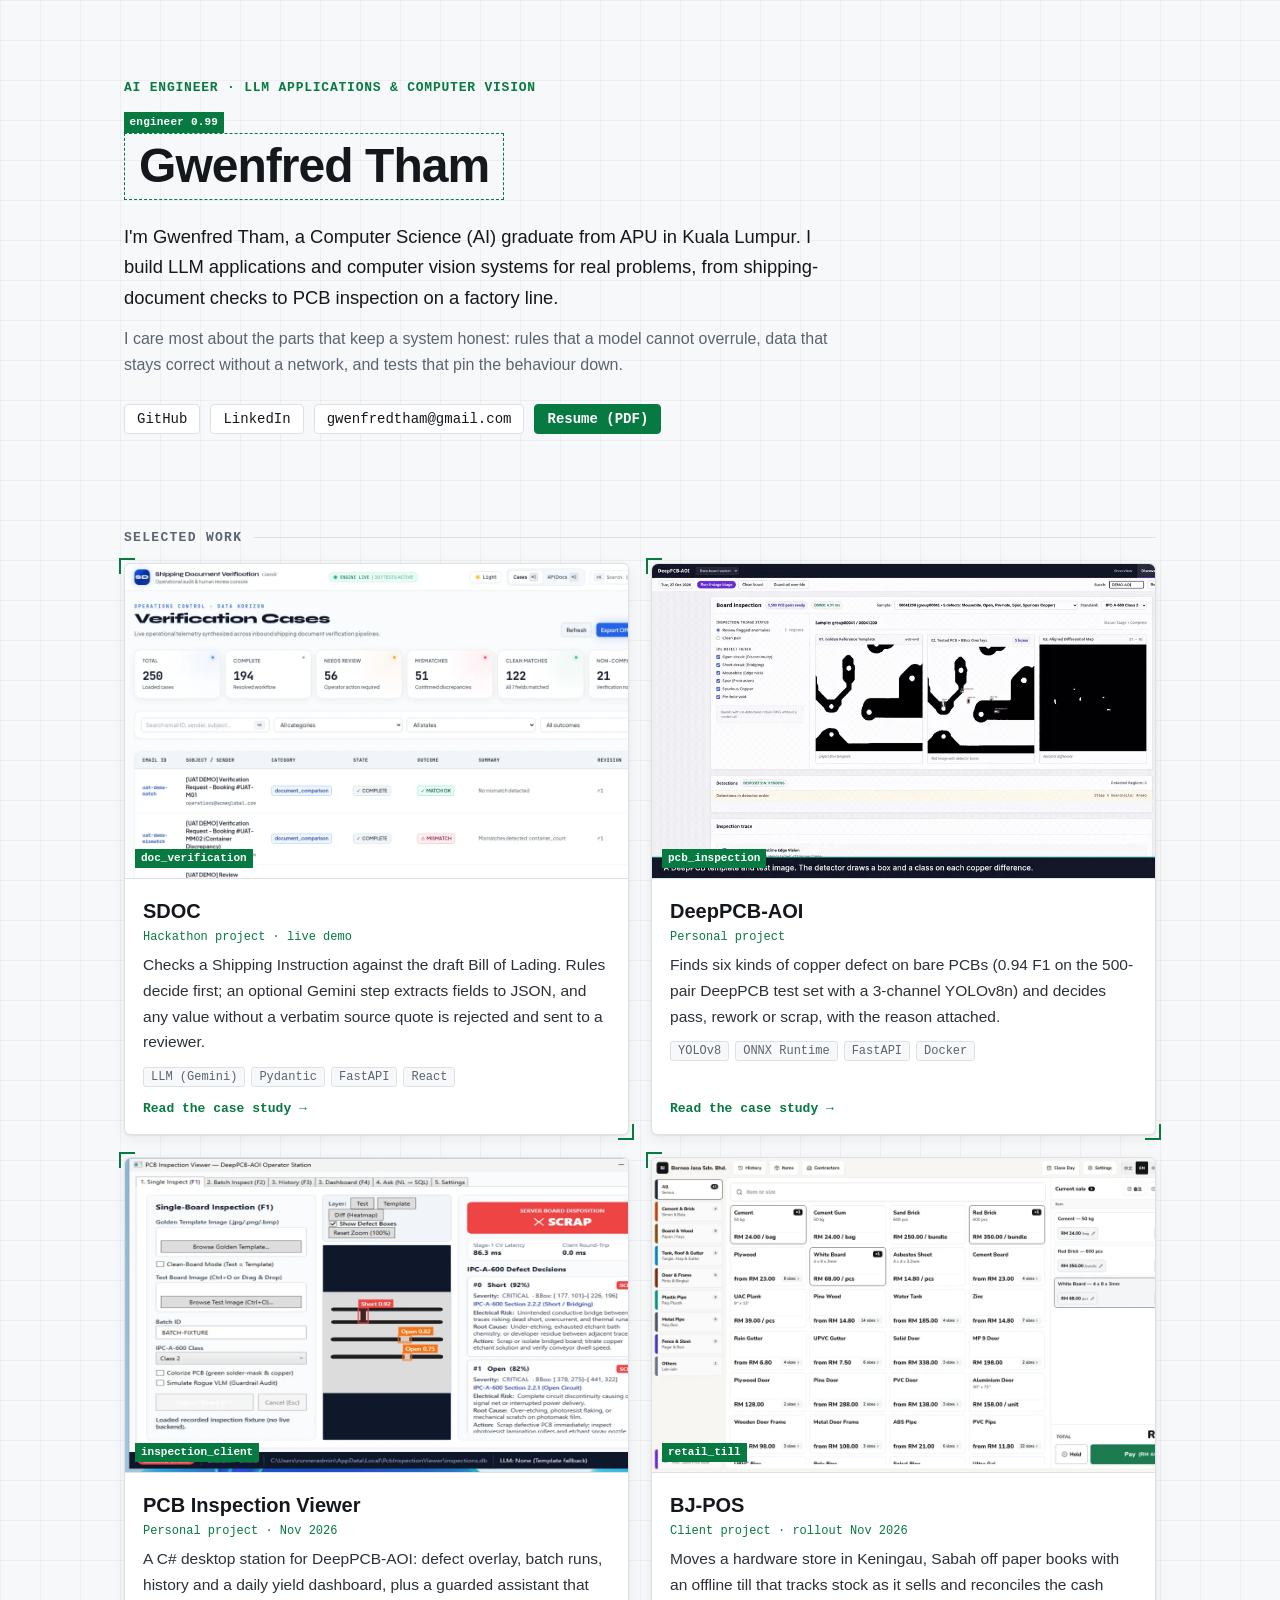
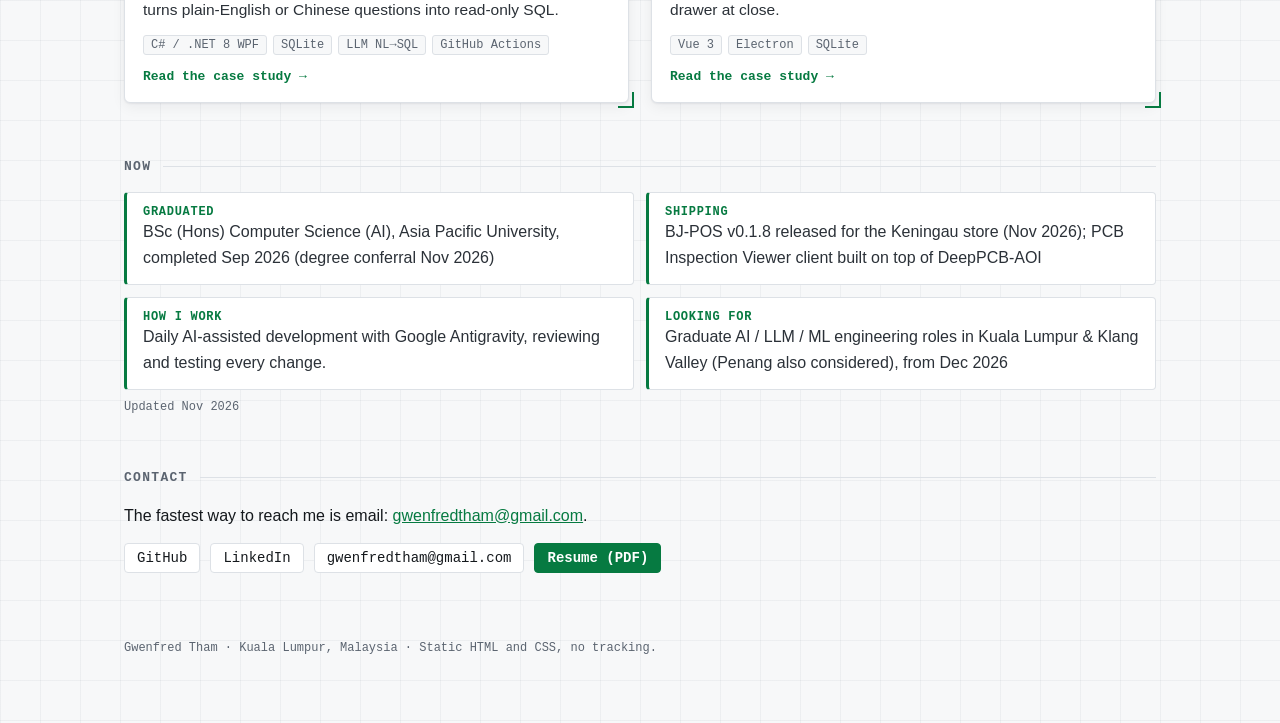
<file: index.html>
<!doctype html>
<html lang="en">
<head>
<meta charset="utf-8">
<meta name="viewport" content="width=device-width, initial-scale=1">
<title>Gwenfred Tham · AI engineer · LLM applications &amp; computer vision</title>
<meta name="description" content="Gwenfred Tham builds tested LLM and computer vision systems: LLM document verification, PCB defect inspection with a 0.94 F1 detector, and a desktop inspection client with guarded natural-language-to-SQL.">
<meta property="og:title" content="Gwenfred Tham · AI engineer · LLM applications &amp; computer vision">
<meta property="og:description" content="Gwenfred Tham builds tested LLM and computer vision systems: LLM document verification, PCB defect inspection with a 0.94 F1 detector, and a desktop inspection client with guarded natural-language-to-SQL.">
<meta property="og:image" content="https://tofui03.github.io/assets/bjpos-till.webp">
<link rel="stylesheet" href="site.css">
</head>
<body class="home">
<header class="wrap hero">
  <p class="eyebrow">AI engineer · LLM applications &amp; computer vision</p>
  <h1><span class="box">Gwenfred Tham</span></h1>
  <p class="lede">I'm Gwenfred Tham, a Computer Science (AI) graduate from APU in Kuala Lumpur. I build LLM applications and computer vision systems for real problems, from shipping-document checks to PCB inspection on a factory line.</p>
  <p class="lede2">I care most about the parts that keep a system honest: rules that a model cannot overrule, data that stays correct without a network, and tests that pin the behaviour down.</p>
  <nav class="contact" aria-label="Contact"><a href="https://github.com/Tofui03">GitHub</a><a href="https://www.linkedin.com/in/gwenfred-tham-262545183">LinkedIn</a><a href="mailto:gwenfredtham@gmail.com">gwenfredtham@gmail.com</a><a href="assets/Gwenfred_Tham_Resume.pdf" class="resume">Resume (PDF)</a></nav>
</header>
<main class="wrap">
  <section class="projects" aria-labelledby="work">
    <h2 class="sec"><span id="work">Selected work</span></h2>
    <div class="grid">
    <article class="card">
      <a class="card-link" href="projects/sdoc.html">
        <figure class="thumb"><span class="det">doc_verification</span><img src="assets/sdoc-console.webp" width="1280" height="720" loading="lazy" alt="SDOC review console listing shipping verification cases with match, mismatch and needs-review outcomes."></figure>
        <div class="card-body">
          <h3>SDOC</h3>
          <p class="kind">Hackathon project · live demo</p>
          <p class="what">Checks a Shipping Instruction against the draft Bill of Lading. Rules decide first; an optional Gemini step extracts fields to JSON, and any value without a verbatim source quote is rejected and sent to a reviewer.</p>
          <ul class="tags"><li>LLM (Gemini)</li><li>Pydantic</li><li>FastAPI</li><li>React</li></ul>
          <span class="more">Read the case study</span>
        </div>
      </a>
    </article>
    <article class="card">
      <a class="card-link" href="projects/deeppcb-aoi.html">
        <figure class="thumb"><span class="det">pcb_inspection</span><img src="assets/deeppcb-boxes.webp" width="960" height="540" loading="lazy" alt="DeepPCB-AOI console showing a golden template, the test board with detector boxes, and the difference map."></figure>
        <div class="card-body">
          <h3>DeepPCB-AOI</h3>
          <p class="kind">Personal project</p>
          <p class="what">Finds six kinds of copper defect on bare PCBs (0.94 F1 on the 500-pair DeepPCB test set with a 3-channel YOLOv8n) and decides pass, rework or scrap, with the reason attached.</p>
          <ul class="tags"><li>YOLOv8</li><li>ONNX Runtime</li><li>FastAPI</li><li>Docker</li></ul>
          <span class="more">Read the case study</span>
        </div>
      </a>
    </article>
    <article class="card">
      <a class="card-link" href="projects/pcb-inspection-viewer.html">
        <figure class="thumb"><span class="det">inspection_client</span><img src="assets/viewer-inspect.webp" width="1280" height="720" loading="lazy" alt="PCB Inspection Viewer Inspect tab showing a SCRAP verdict with Short and Open defect boxes and IPC-A-600 decisions (recorded fixture)."></figure>
        <div class="card-body">
          <h3>PCB Inspection Viewer</h3>
          <p class="kind">Personal project · Nov 2026</p>
          <p class="what">A C# desktop station for DeepPCB-AOI: defect overlay, batch runs, history and a daily yield dashboard, plus a guarded assistant that turns plain-English or Chinese questions into read-only SQL.</p>
          <ul class="tags"><li>C# / .NET 8 WPF</li><li>SQLite</li><li>LLM NL→SQL</li><li>GitHub Actions</li></ul>
          <span class="more">Read the case study</span>
        </div>
      </a>
    </article>
    <article class="card">
      <a class="card-link" href="projects/bj-pos.html">
        <figure class="thumb"><span class="det">retail_till</span><img src="assets/bjpos-till.webp" width="1280" height="720" loading="lazy" alt="BJ-POS till with a product grid of cement, bricks and boards and a cart totalling RM 442.00."></figure>
        <div class="card-body">
          <h3>BJ-POS</h3>
          <p class="kind">Client project · rollout Nov 2026</p>
          <p class="what">Moves a hardware store in Keningau, Sabah off paper books with an offline till that tracks stock as it sells and reconciles the cash drawer at close.</p>
          <ul class="tags"><li>Vue 3</li><li>Electron</li><li>SQLite</li></ul>
          <span class="more">Read the case study</span>
        </div>
      </a>
    </article>
    </div>
  </section>
  <section class="now" aria-labelledby="now">
    <h2 class="sec"><span id="now">Now</span></h2>
    <ul class="now-list"><li><span class="k">Graduated</span><span class="v">BSc (Hons) Computer Science (AI), Asia Pacific University, completed Sep 2026 (degree conferral Nov 2026)</span></li><li><span class="k">Shipping</span><span class="v">BJ-POS v0.1.8 released for the Keningau store (Nov 2026); PCB Inspection Viewer client built on top of DeepPCB-AOI</span></li><li><span class="k">How I work</span><span class="v">Daily AI-assisted development with Google Antigravity, reviewing and testing every change.</span></li><li><span class="k">Looking for</span><span class="v">Graduate AI / LLM / ML engineering roles in Kuala Lumpur &amp; Klang Valley (Penang also considered), from Dec 2026</span></li></ul>
    <p class="updated">Updated Nov 2026</p>
  </section>
  <section class="reach" aria-labelledby="contact">
    <h2 class="sec"><span id="contact">Contact</span></h2>
    <p>The fastest way to reach me is email: <a href="mailto:gwenfredtham@gmail.com">gwenfredtham@gmail.com</a>.</p>
    <nav class="contact" aria-label="Contact links"><a href="https://github.com/Tofui03">GitHub</a><a href="https://www.linkedin.com/in/gwenfred-tham-262545183">LinkedIn</a><a href="mailto:gwenfredtham@gmail.com">gwenfredtham@gmail.com</a><a href="assets/Gwenfred_Tham_Resume.pdf" class="resume">Resume (PDF)</a></nav>
  </section>
</main>
<footer class="wrap foot"><p>Gwenfred Tham · Kuala Lumpur, Malaysia · Static HTML and CSS, no tracking.</p></footer>
</body>
</html>
</file>
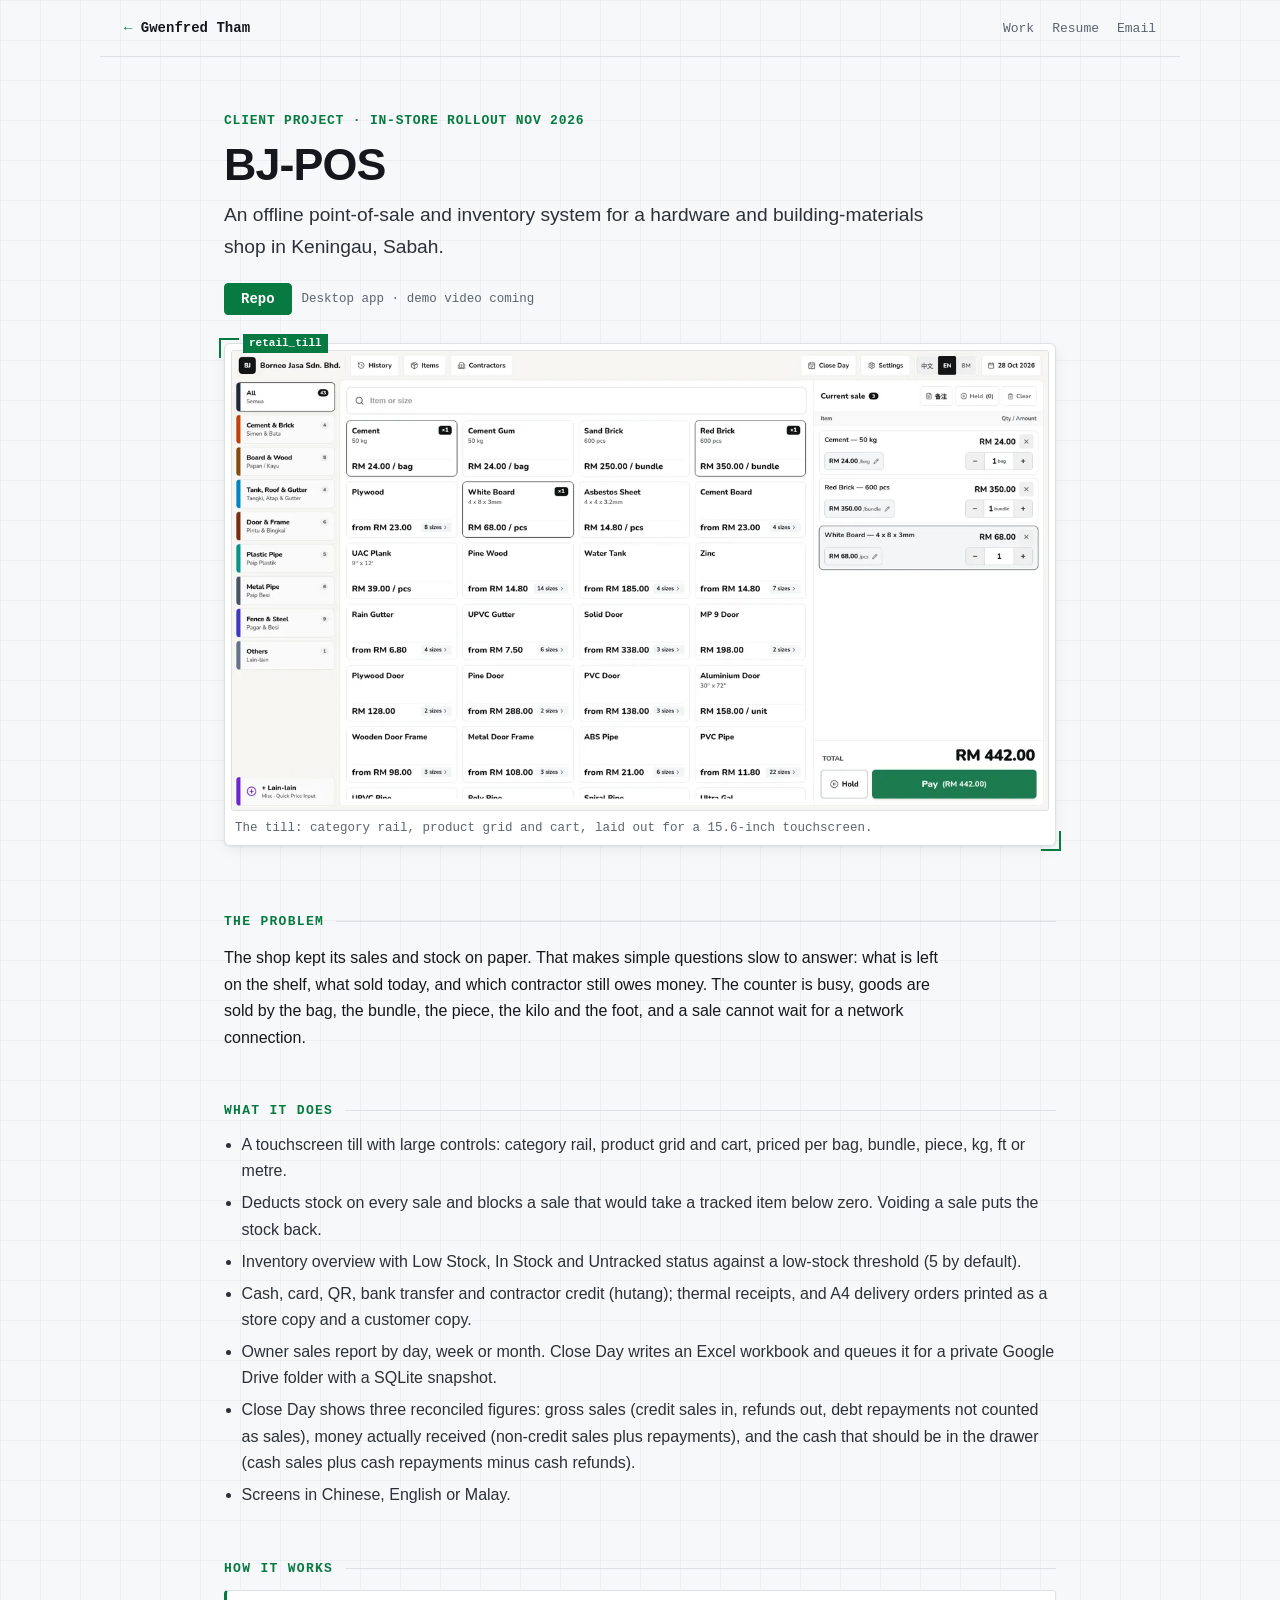
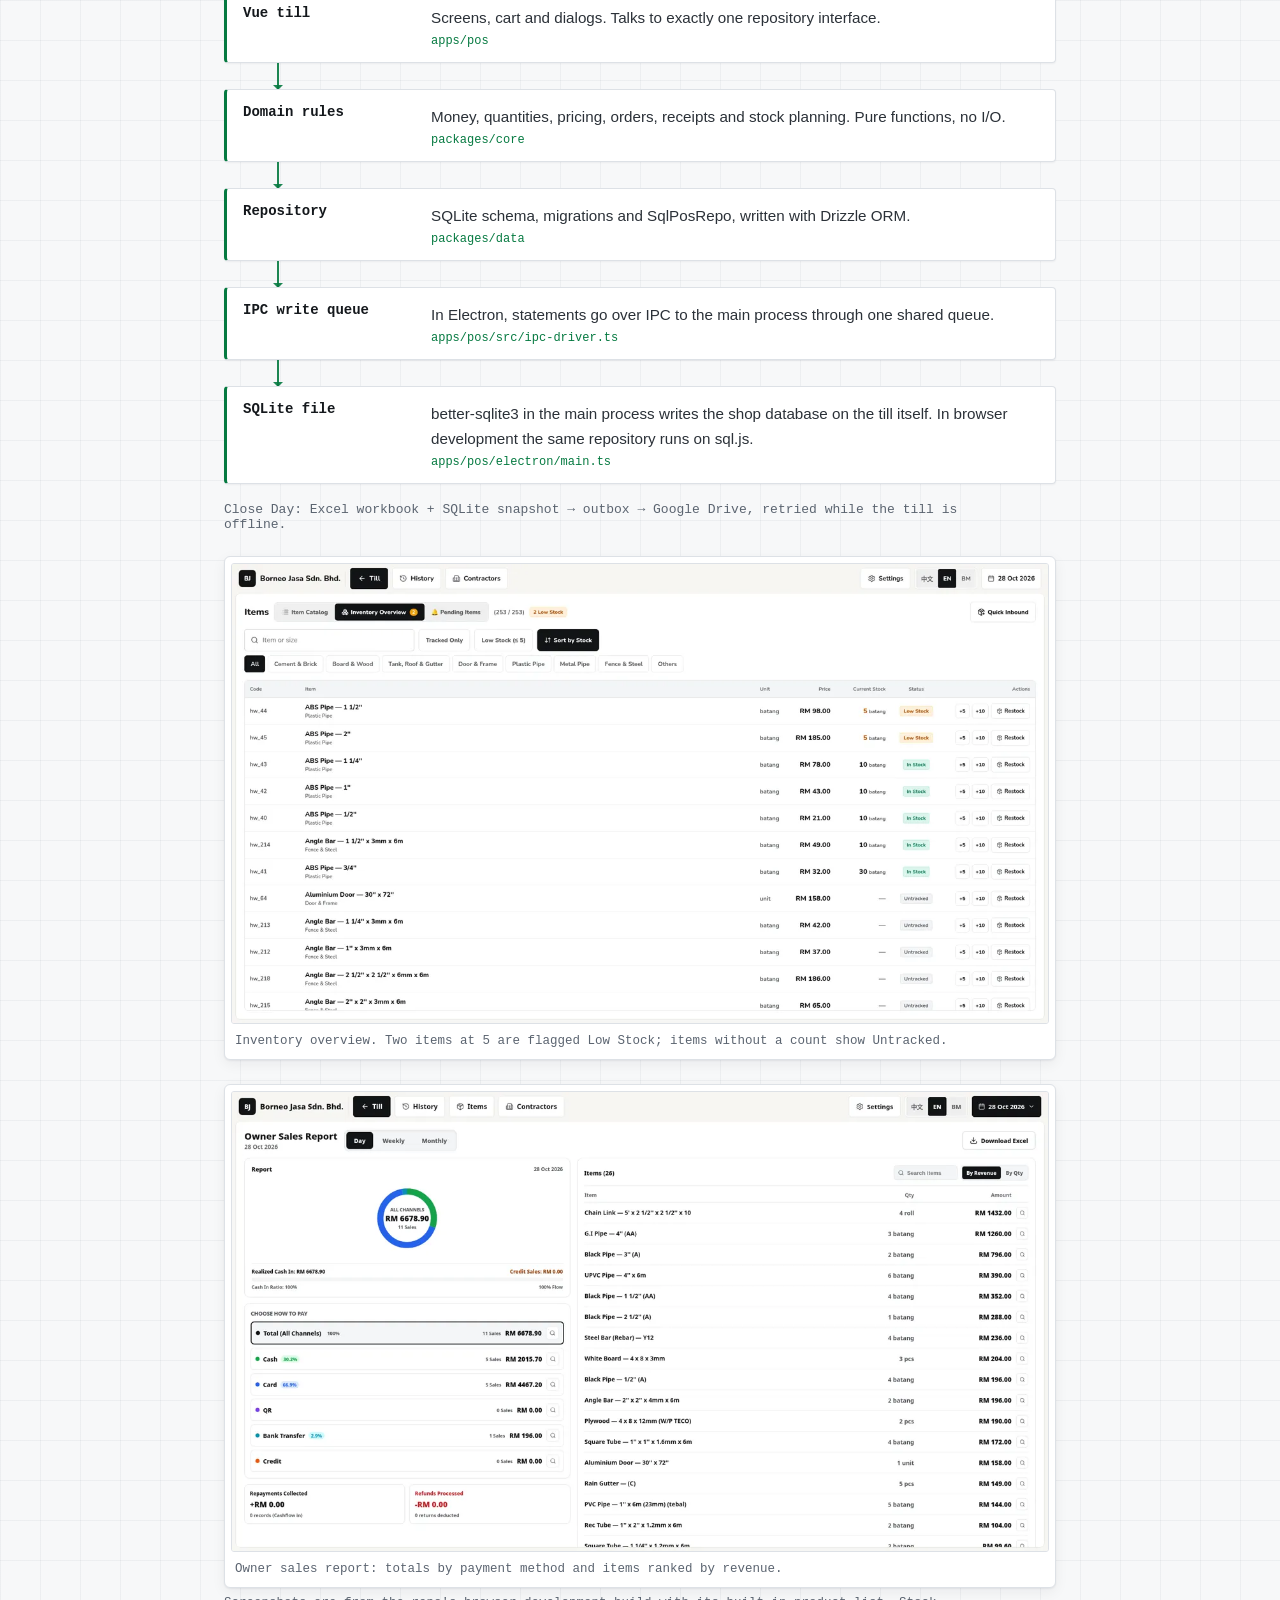
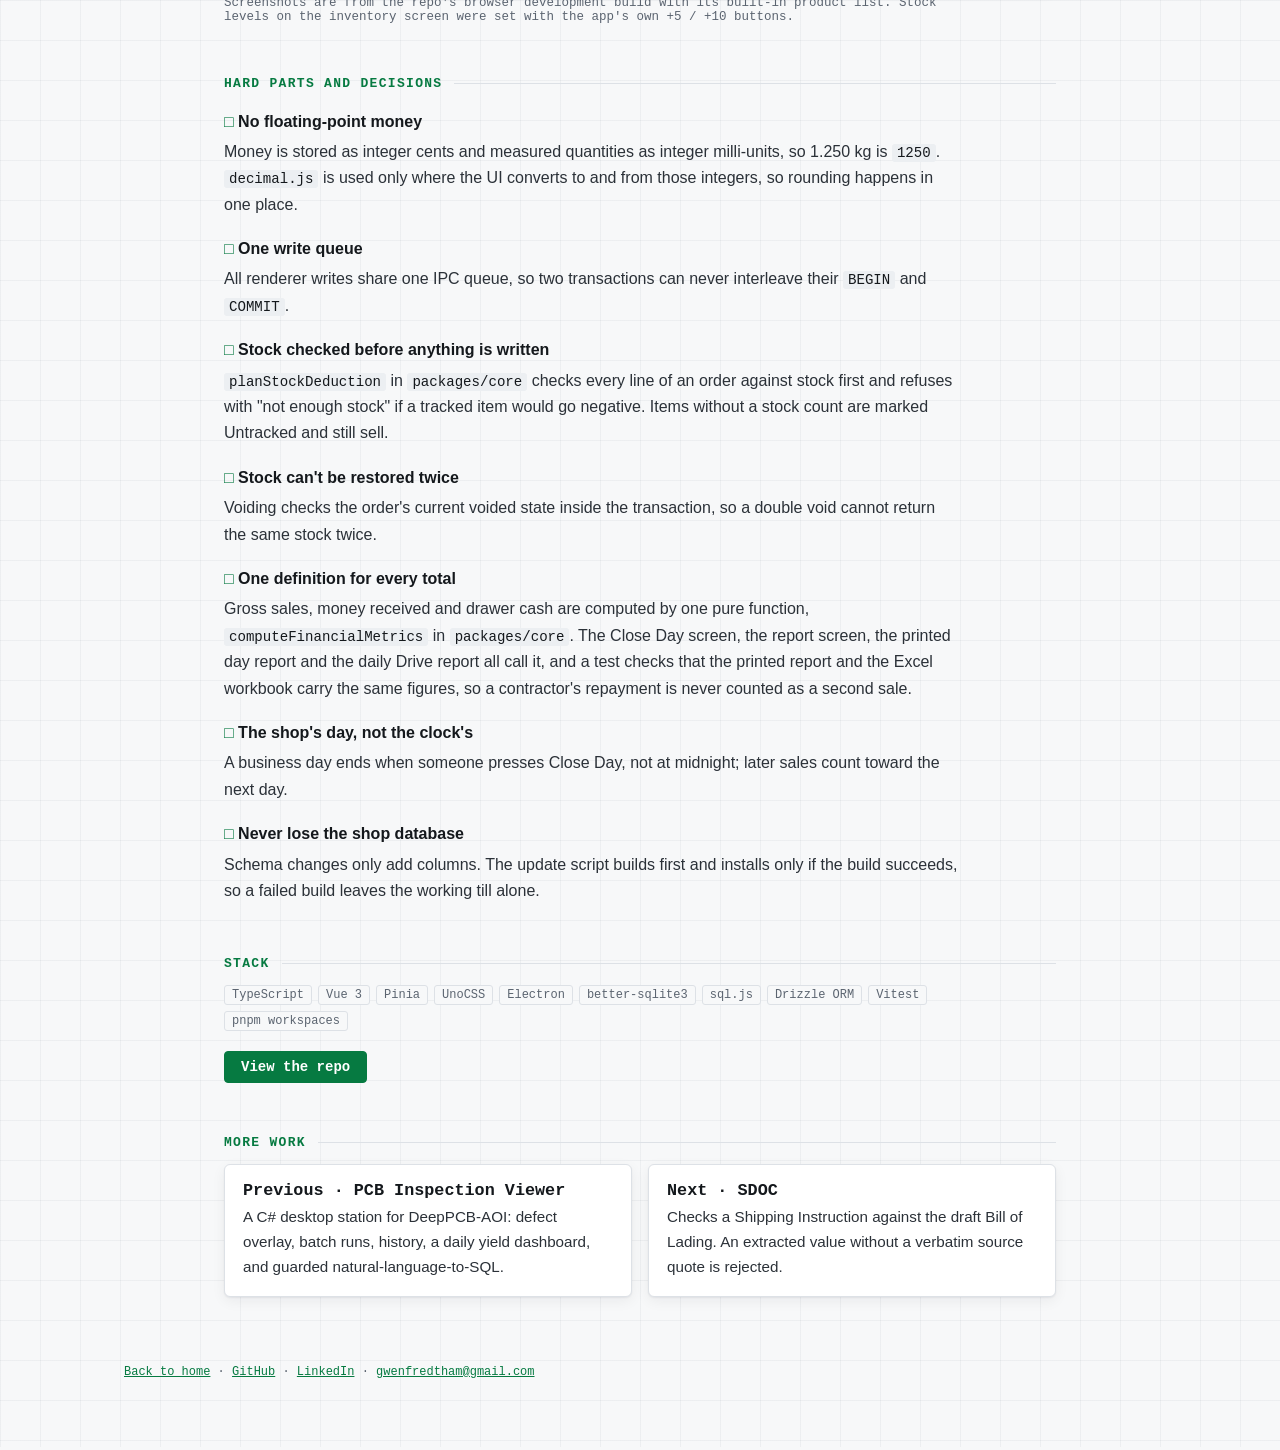
<file: projects/bj-pos.html>
<!doctype html>
<html lang="en">
<head>
<meta charset="utf-8">
<meta name="viewport" content="width=device-width, initial-scale=1">
<title>BJ-POS · Gwenfred Tham</title>
<meta name="description" content="An offline point-of-sale and inventory system for a hardware and building-materials shop in Keningau, Sabah.">
<meta property="og:title" content="BJ-POS · Gwenfred Tham">
<meta property="og:description" content="An offline point-of-sale and inventory system for a hardware and building-materials shop in Keningau, Sabah.">
<meta property="og:image" content="https://tofui03.github.io/assets/bjpos-till.webp">
<link rel="stylesheet" href="../site.css">
<link rel="stylesheet" href="../case.css">
</head>
<body class="case">
<header class="wrap topbar"><a href="../index.html" class="home-link">Gwenfred Tham</a><nav><a href="../index.html#work">Work</a><a href="../assets/Gwenfred_Tham_Resume.pdf">Resume</a><a href="mailto:gwenfredtham@gmail.com">Email</a></nav></header>
<main class="wrap">
  <section class="case-hero">
    <p class="eyebrow">Client project · in-store rollout Nov 2026</p>
    <h1>BJ-POS</h1>
    <p class="tagline">An offline point-of-sale and inventory system for a hardware and building-materials shop in Keningau, Sabah.</p>
    <p class="actions"><a class="btn" href="https://github.com/Tofui03/BJ-POS">Repo</a><span class="note">Desktop app · demo video coming</span></p>
    <figure class="hero-shot"><span class="det">retail_till</span><img src="../assets/bjpos-till.webp" width="1280" height="720" alt="BJ-POS till: category rail, product grid and a cart totalling RM 442.00."><figcaption>The till: category rail, product grid and cart, laid out for a 15.6-inch touchscreen.</figcaption></figure>
  </section>
  <section><h2>The problem</h2><p>The shop kept its sales and stock on paper. That makes simple questions slow to answer: what is left on the shelf, what sold today, and which contractor still owes money. The counter is busy, goods are sold by the bag, the bundle, the piece, the kilo and the foot, and a sale cannot wait for a network connection.</p></section>
  <section><h2>What it does</h2><ul>
<li>A touchscreen till with large controls: category rail, product grid and cart, priced per bag, bundle, piece, kg, ft or metre.</li>
<li>Deducts stock on every sale and blocks a sale that would take a tracked item below zero. Voiding a sale puts the stock back.</li>
<li>Inventory overview with Low Stock, In Stock and Untracked status against a low-stock threshold (5 by default).</li>
<li>Cash, card, QR, bank transfer and contractor credit (hutang); thermal receipts, and A4 delivery orders printed as a store copy and a customer copy.</li>
<li>Owner sales report by day, week or month. Close Day writes an Excel workbook and queues it for a private Google Drive folder with a SQLite snapshot.</li>
<li>Close Day shows three reconciled figures: gross sales (credit sales in, refunds out, debt repayments not counted as sales), money actually received (non-credit sales plus repayments), and the cash that should be in the drawer (cash sales plus cash repayments minus cash refunds).</li>
<li>Screens in Chinese, English or Malay.</li>
</ul></section>
  <section><h2>How it works</h2><ol class="flow"><li><b>Vue till</b><span>Screens, cart and dialogs. Talks to exactly one repository interface.</span><code>apps/pos</code></li><li><b>Domain rules</b><span>Money, quantities, pricing, orders, receipts and stock planning. Pure functions, no I/O.</span><code>packages/core</code></li><li><b>Repository</b><span>SQLite schema, migrations and SqlPosRepo, written with Drizzle ORM.</span><code>packages/data</code></li><li><b>IPC write queue</b><span>In Electron, statements go over IPC to the main process through one shared queue.</span><code>apps/pos/src/ipc-driver.ts</code></li><li><b>SQLite file</b><span>better-sqlite3 in the main process writes the shop database on the till itself. In browser development the same repository runs on sql.js.</span><code>apps/pos/electron/main.ts</code></li></ol><p class="flow-note">Close Day: Excel workbook + SQLite snapshot → outbox → Google Drive, retried while the till is offline.</p><figure class="shot"><img src="../assets/bjpos-inventory.webp" width="1280" height="720" loading="lazy" alt="Inventory overview listing items with current stock and Low Stock, In Stock or Untracked status."><figcaption>Inventory overview. Two items at 5 are flagged Low Stock; items without a count show Untracked.</figcaption></figure><figure class="shot"><img src="../assets/bjpos-report.webp" width="1280" height="720" loading="lazy" alt="Owner sales report for one day: total by payment channel and items ranked by revenue."><figcaption>Owner sales report: totals by payment method and items ranked by revenue.</figcaption></figure><p class="note small">Screenshots are from the repo's browser development build with its built-in product list. Stock levels on the inventory screen were set with the app's own +5 / +10 buttons.</p></section>
  <section><h2>Hard parts and decisions</h2><dl>
<dt>No floating-point money</dt><dd>Money is stored as integer cents and measured quantities as integer milli-units, so 1.250 kg is <code>1250</code>. <code>decimal.js</code> is used only where the UI converts to and from those integers, so rounding happens in one place.</dd>
<dt>One write queue</dt><dd>All renderer writes share one IPC queue, so two transactions can never interleave their <code>BEGIN</code> and <code>COMMIT</code>.</dd>
<dt>Stock checked before anything is written</dt><dd><code>planStockDeduction</code> in <code>packages/core</code> checks every line of an order against stock first and refuses with "not enough stock" if a tracked item would go negative. Items without a stock count are marked Untracked and still sell.</dd>
<dt>Stock can't be restored twice</dt><dd>Voiding checks the order's current voided state inside the transaction, so a double void cannot return the same stock twice.</dd>
<dt>One definition for every total</dt><dd>Gross sales, money received and drawer cash are computed by one pure function, <code>computeFinancialMetrics</code> in <code>packages/core</code>. The Close Day screen, the report screen, the printed day report and the daily Drive report all call it, and a test checks that the printed report and the Excel workbook carry the same figures, so a contractor's repayment is never counted as a second sale.</dd>
<dt>The shop's day, not the clock's</dt><dd>A business day ends when someone presses Close Day, not at midnight; later sales count toward the next day.</dd>
<dt>Never lose the shop database</dt><dd>Schema changes only add columns. The update script builds first and installs only if the build succeeds, so a failed build leaves the working till alone.</dd>
</dl></section>
  <section><h2>Stack</h2><ul class="tags"><li>TypeScript</li><li>Vue 3</li><li>Pinia</li><li>UnoCSS</li><li>Electron</li><li>better-sqlite3</li><li>sql.js</li><li>Drizzle ORM</li><li>Vitest</li><li>pnpm workspaces</li></ul>
    <p class="actions"><a class="btn" href="https://github.com/Tofui03/BJ-POS">View the repo</a></p></section>
  <section class="next"><h2>More work</h2><div class="next-grid"><a href="pcb-inspection-viewer.html"><span>Previous · PCB Inspection Viewer</span>A C# desktop station for DeepPCB-AOI: defect overlay, batch runs, history, a daily yield dashboard, and guarded natural-language-to-SQL.</a><a href="sdoc.html"><span>Next · SDOC</span>Checks a Shipping Instruction against the draft Bill of Lading. An extracted value without a verbatim source quote is rejected.</a></div></section>
</main>
<footer class="wrap foot"><p><a href="../index.html">Back to home</a> · <a href="https://github.com/Tofui03">GitHub</a> · <a href="https://www.linkedin.com/in/gwenfred-tham-262545183">LinkedIn</a> · <a href="mailto:gwenfredtham@gmail.com">gwenfredtham@gmail.com</a></p></footer>
</body>
</html>
</file>
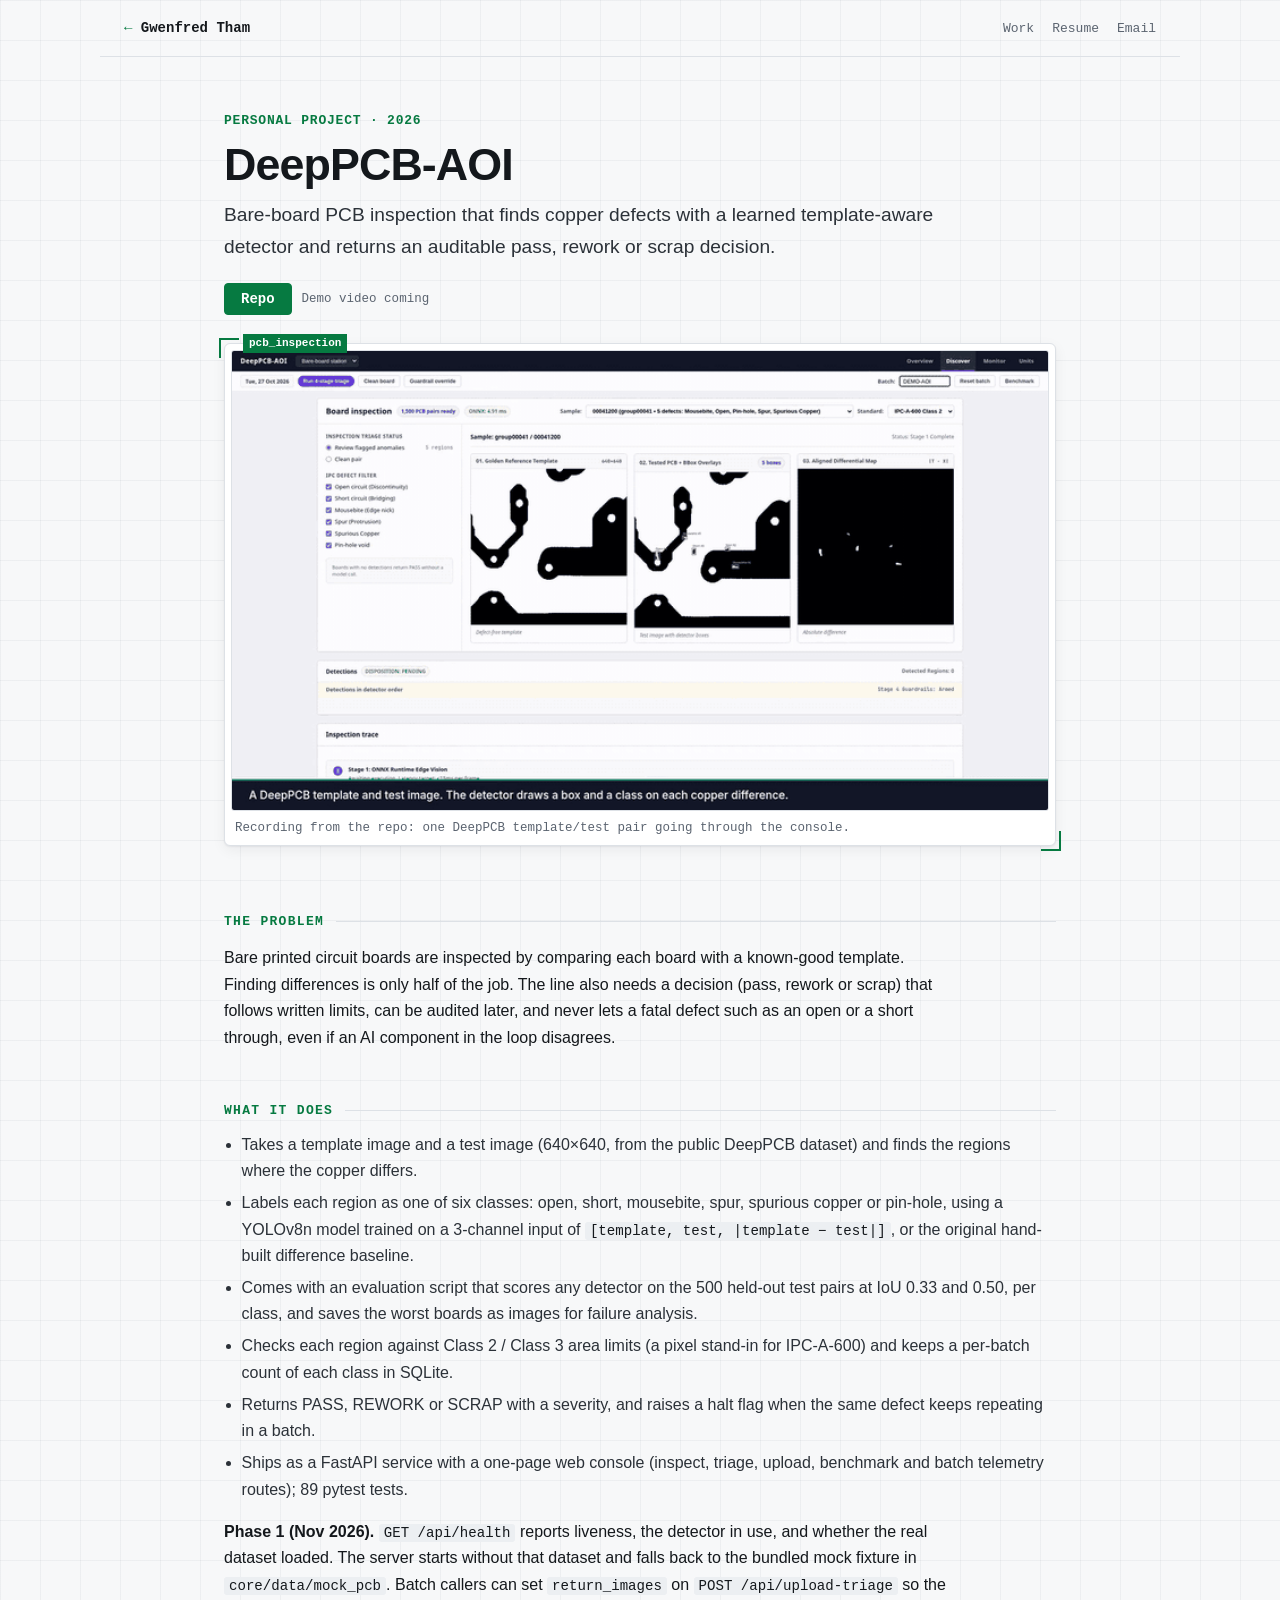
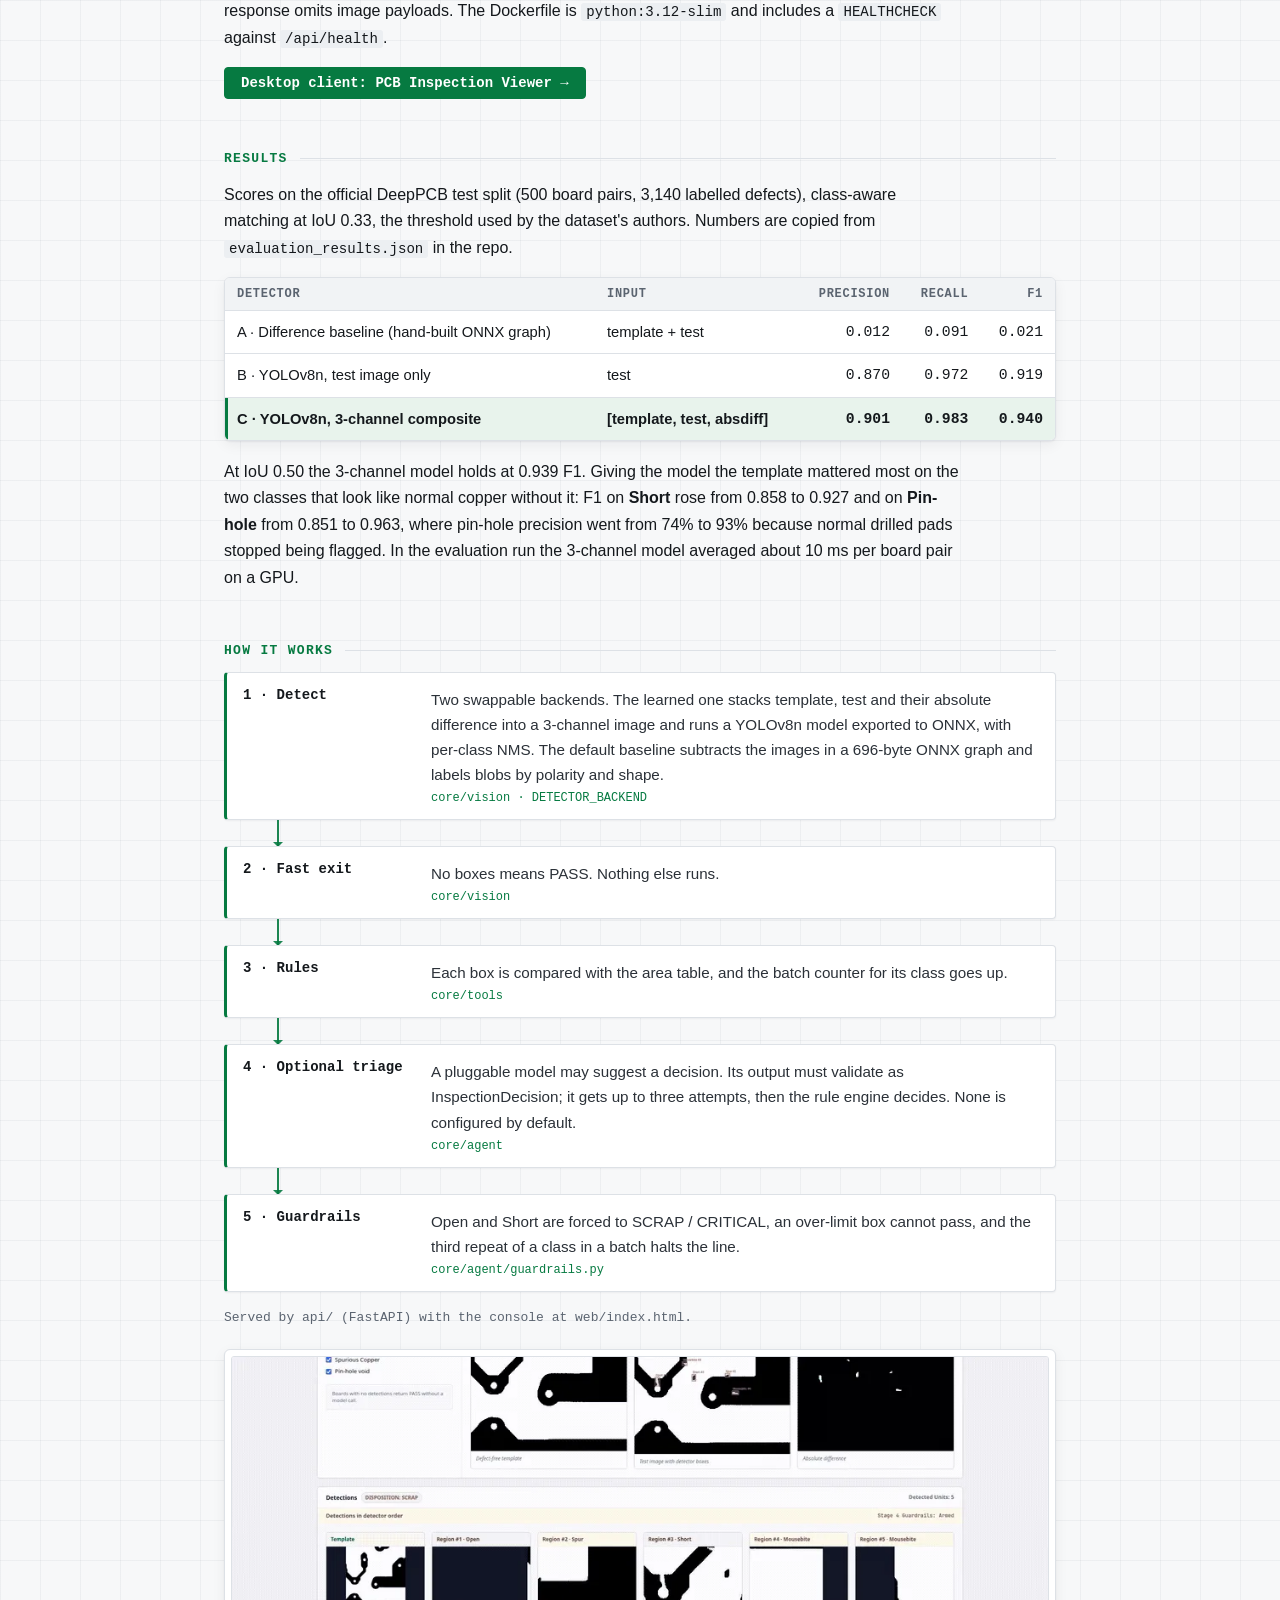
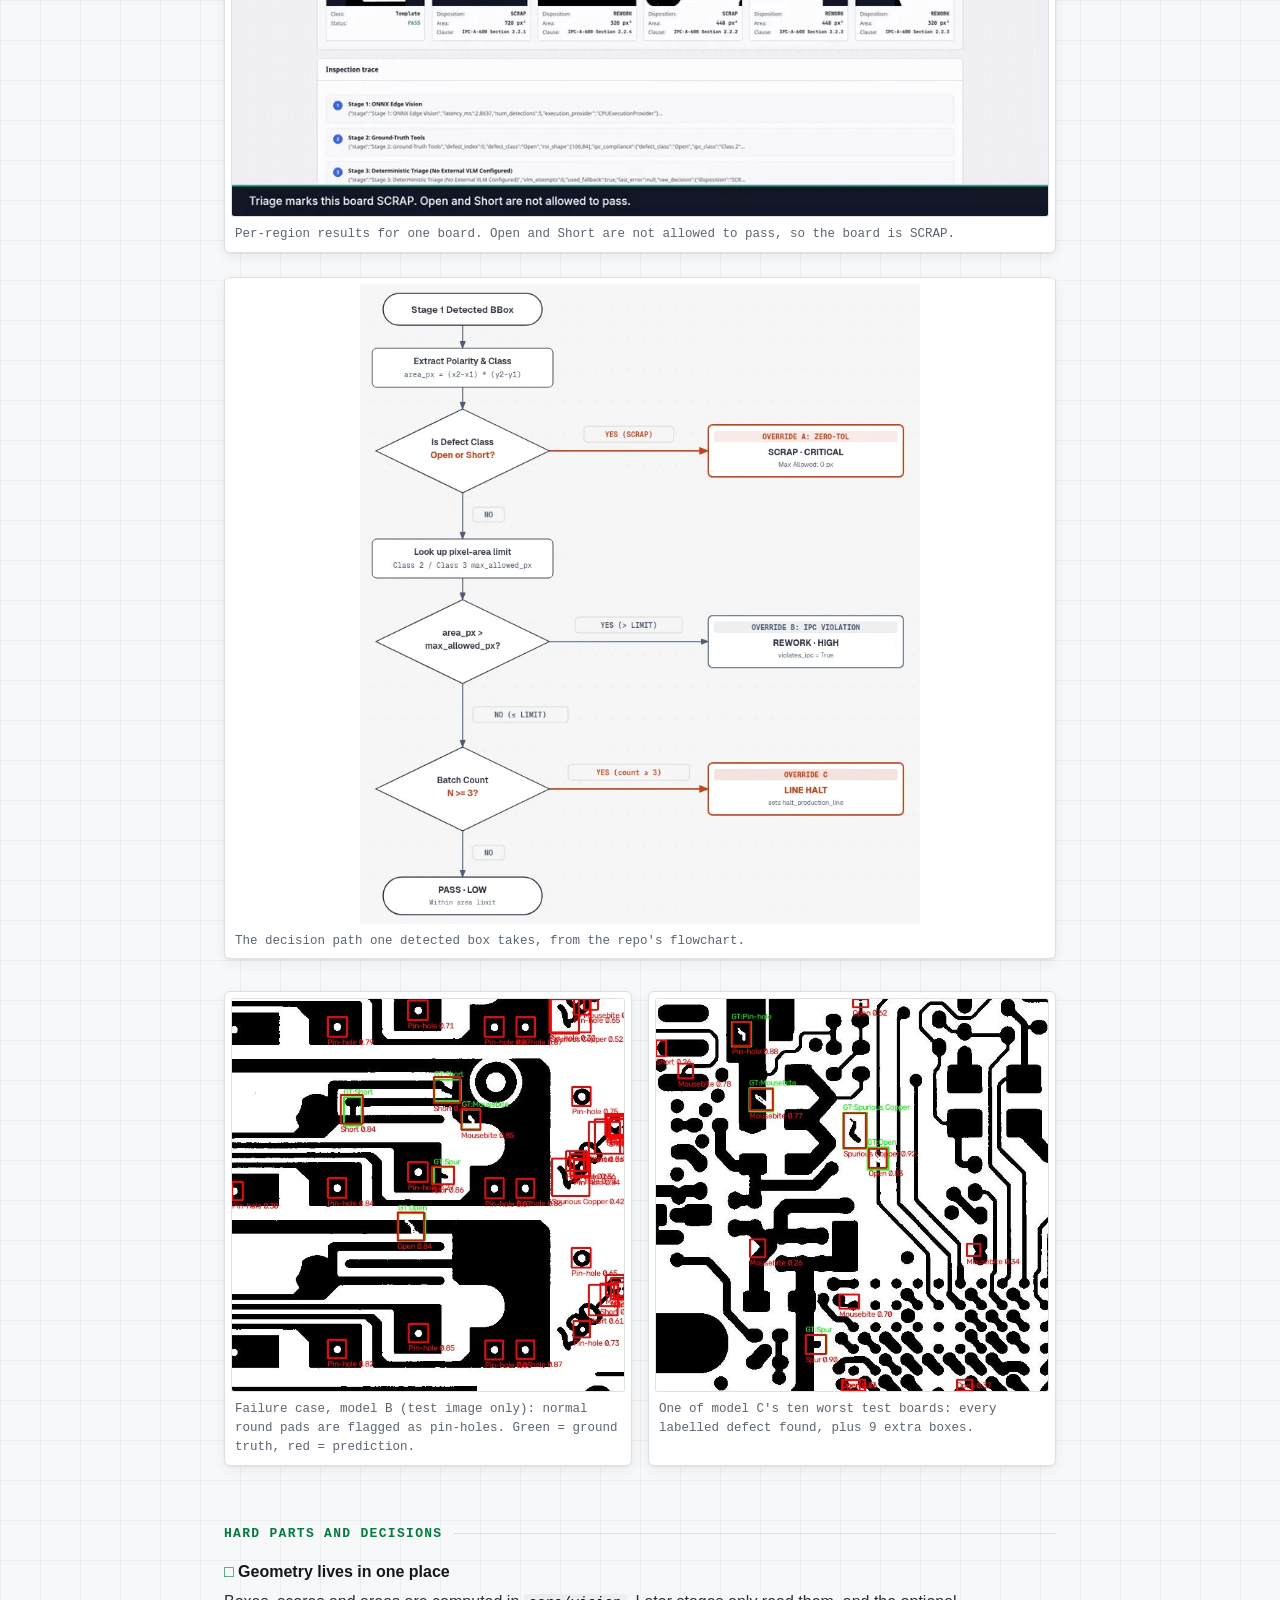
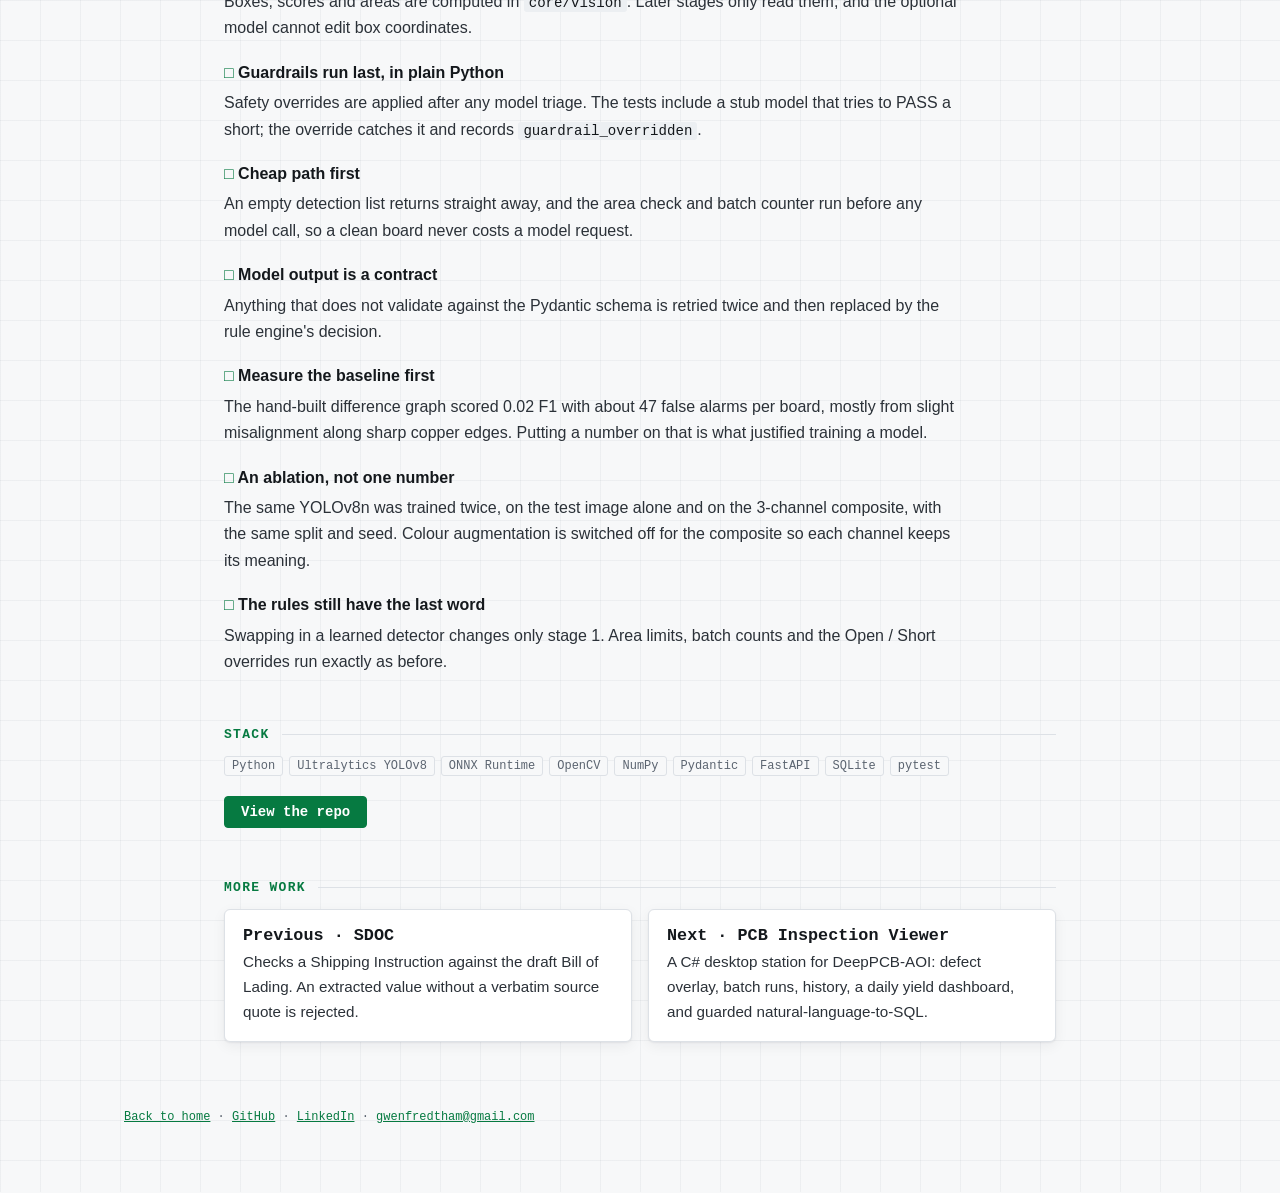
<file: projects/deeppcb-aoi.html>
<!doctype html>
<html lang="en">
<head>
<meta charset="utf-8">
<meta name="viewport" content="width=device-width, initial-scale=1">
<title>DeepPCB-AOI · Gwenfred Tham</title>
<meta name="description" content="Bare-board PCB inspection that finds copper defects with a learned template-aware detector and returns an auditable pass, rework or scrap decision.">
<meta property="og:title" content="DeepPCB-AOI · Gwenfred Tham">
<meta property="og:description" content="Bare-board PCB inspection that finds copper defects with a learned template-aware detector and returns an auditable pass, rework or scrap decision.">
<meta property="og:image" content="https://tofui03.github.io/assets/bjpos-till.webp">
<link rel="stylesheet" href="../site.css">
<link rel="stylesheet" href="../case.css">
</head>
<body class="case">
<header class="wrap topbar"><a href="../index.html" class="home-link">Gwenfred Tham</a><nav><a href="../index.html#work">Work</a><a href="../assets/Gwenfred_Tham_Resume.pdf">Resume</a><a href="mailto:gwenfredtham@gmail.com">Email</a></nav></header>
<main class="wrap">
  <section class="case-hero">
    <p class="eyebrow">Personal project · 2026</p>
    <h1>DeepPCB-AOI</h1>
    <p class="tagline">Bare-board PCB inspection that finds copper defects with a learned template-aware detector and returns an auditable pass, rework or scrap decision.</p>
    <p class="actions"><a class="btn" href="https://github.com/Tofui03/DeepPCB-AOI">Repo</a><span class="note">Demo video coming</span></p>
    <figure class="hero-shot"><span class="det">pcb_inspection</span><img src="../assets/deeppcb-inspect.gif" width="720" height="405" alt="Animated walkthrough of the DeepPCB-AOI console: template, test image with boxes, difference map, then a SCRAP decision."><figcaption>Recording from the repo: one DeepPCB template/test pair going through the console.</figcaption></figure>
  </section>
  <section><h2>The problem</h2><p>Bare printed circuit boards are inspected by comparing each board with a known-good template. Finding differences is only half of the job. The line also needs a decision (pass, rework or scrap) that follows written limits, can be audited later, and never lets a fatal defect such as an open or a short through, even if an AI component in the loop disagrees.</p></section>
  <section><h2>What it does</h2><ul>
<li>Takes a template image and a test image (640×640, from the public DeepPCB dataset) and finds the regions where the copper differs.</li>
<li>Labels each region as one of six classes: open, short, mousebite, spur, spurious copper or pin-hole, using a YOLOv8n model trained on a 3-channel input of <code>[template, test, |template − test|]</code>, or the original hand-built difference baseline.</li>
<li>Comes with an evaluation script that scores any detector on the 500 held-out test pairs at IoU 0.33 and 0.50, per class, and saves the worst boards as images for failure analysis.</li>
<li>Checks each region against Class 2 / Class 3 area limits (a pixel stand-in for IPC-A-600) and keeps a per-batch count of each class in SQLite.</li>
<li>Returns PASS, REWORK or SCRAP with a severity, and raises a halt flag when the same defect keeps repeating in a batch.</li>
<li>Ships as a FastAPI service with a one-page web console (inspect, triage, upload, benchmark and batch telemetry routes); 89 pytest tests.</li>
</ul>
<p><b>Phase 1 (Nov 2026).</b> <code>GET /api/health</code> reports liveness, the detector in use, and whether the real dataset loaded. The server starts without that dataset and falls back to the bundled mock fixture in <code>core/data/mock_pcb</code>. Batch callers can set <code>return_images</code> on <code>POST /api/upload-triage</code> so the response omits image payloads. The Dockerfile is <code>python:3.12-slim</code> and includes a <code>HEALTHCHECK</code> against <code>/api/health</code>.</p>
<p class="actions"><a class="btn" href="pcb-inspection-viewer.html">Desktop client: PCB Inspection Viewer →</a></p></section>
  <section><h2>Results</h2><p>Scores on the official DeepPCB test split (500 board pairs, 3,140 labelled defects), class-aware matching at IoU 0.33, the threshold used by the dataset's authors. Numbers are copied from <code>evaluation_results.json</code> in the repo.</p>
<div class="table-wrap"><table class="results">
<thead><tr><th>Detector</th><th>Input</th><th>Precision</th><th>Recall</th><th>F1</th></tr></thead>
<tbody>
<tr><td>A · Difference baseline (hand-built ONNX graph)</td><td>template + test</td><td>0.012</td><td>0.091</td><td>0.021</td></tr>
<tr><td>B · YOLOv8n, test image only</td><td>test</td><td>0.870</td><td>0.972</td><td>0.919</td></tr>
<tr class="best"><td>C · YOLOv8n, 3-channel composite</td><td>[template, test, absdiff]</td><td>0.901</td><td>0.983</td><td>0.940</td></tr>
</tbody></table></div>
<p>At IoU 0.50 the 3-channel model holds at 0.939 F1. Giving the model the template mattered most on the two classes that look like normal copper without it: F1 on <b>Short</b> rose from 0.858 to 0.927 and on <b>Pin-hole</b> from 0.851 to 0.963, where pin-hole precision went from 74% to 93% because normal drilled pads stopped being flagged. In the evaluation run the 3-channel model averaged about 10 ms per board pair on a GPU.</p></section>
  <section><h2>How it works</h2><ol class="flow"><li><b>1 · Detect</b><span>Two swappable backends. The learned one stacks template, test and their absolute difference into a 3-channel image and runs a YOLOv8n model exported to ONNX, with per-class NMS. The default baseline subtracts the images in a 696-byte ONNX graph and labels blobs by polarity and shape.</span><code>core/vision · DETECTOR_BACKEND</code></li><li><b>2 · Fast exit</b><span>No boxes means PASS. Nothing else runs.</span><code>core/vision</code></li><li><b>3 · Rules</b><span>Each box is compared with the area table, and the batch counter for its class goes up.</span><code>core/tools</code></li><li><b>4 · Optional triage</b><span>A pluggable model may suggest a decision. Its output must validate as InspectionDecision; it gets up to three attempts, then the rule engine decides. None is configured by default.</span><code>core/agent</code></li><li><b>5 · Guardrails</b><span>Open and Short are forced to SCRAP / CRITICAL, an over-limit box cannot pass, and the third repeat of a class in a batch halts the line.</span><code>core/agent/guardrails.py</code></li></ol><p class="flow-note">Served by api/ (FastAPI) with the console at web/index.html.</p><figure class="shot"><img src="../assets/deeppcb-scrap.webp" width="960" height="540" loading="lazy" alt="Detection results: five regions with class, area and disposition; the board is marked SCRAP."><figcaption>Per-region results for one board. Open and Short are not allowed to pass, so the board is SCRAP.</figcaption></figure><figure class="shot"><img src="../assets/deeppcb-flowchart.webp" width="775" height="886" loading="lazy" alt="Decision flowchart for one detected box: Open or Short goes to SCRAP, over the area limit goes to REWORK, a third repeat in the batch halts the line, otherwise PASS."><figcaption>The decision path one detected box takes, from the repo's flowchart.</figcaption></figure><div class="shot-pair"><figure class="shot"><img src="../assets/deeppcb-badcase-b.webp" width="640" height="640" loading="lazy" alt="Single-image model output: many normal round pads boxed in red as pin-holes."><figcaption>Failure case, model B (test image only): normal round pads are flagged as pin-holes. Green = ground truth, red = prediction.</figcaption></figure><figure class="shot"><img src="../assets/deeppcb-badcase-c.webp" width="640" height="640" loading="lazy" alt="3-channel model output on one of its hardest boards: all labelled defects found, plus nine extra boxes."><figcaption>One of model C's ten worst test boards: every labelled defect found, plus 9 extra boxes.</figcaption></figure></div></section>
  <section><h2>Hard parts and decisions</h2><dl>
<dt>Geometry lives in one place</dt><dd>Boxes, scores and areas are computed in <code>core/vision</code>. Later stages only read them, and the optional model cannot edit box coordinates.</dd>
<dt>Guardrails run last, in plain Python</dt><dd>Safety overrides are applied after any model triage. The tests include a stub model that tries to PASS a short; the override catches it and records <code>guardrail_overridden</code>.</dd>
<dt>Cheap path first</dt><dd>An empty detection list returns straight away, and the area check and batch counter run before any model call, so a clean board never costs a model request.</dd>
<dt>Model output is a contract</dt><dd>Anything that does not validate against the Pydantic schema is retried twice and then replaced by the rule engine's decision.</dd>
<dt>Measure the baseline first</dt><dd>The hand-built difference graph scored 0.02 F1 with about 47 false alarms per board, mostly from slight misalignment along sharp copper edges. Putting a number on that is what justified training a model.</dd>
<dt>An ablation, not one number</dt><dd>The same YOLOv8n was trained twice, on the test image alone and on the 3-channel composite, with the same split and seed. Colour augmentation is switched off for the composite so each channel keeps its meaning.</dd>
<dt>The rules still have the last word</dt><dd>Swapping in a learned detector changes only stage 1. Area limits, batch counts and the Open / Short overrides run exactly as before.</dd>
</dl></section>
  <section><h2>Stack</h2><ul class="tags"><li>Python</li><li>Ultralytics YOLOv8</li><li>ONNX Runtime</li><li>OpenCV</li><li>NumPy</li><li>Pydantic</li><li>FastAPI</li><li>SQLite</li><li>pytest</li></ul>
    <p class="actions"><a class="btn" href="https://github.com/Tofui03/DeepPCB-AOI">View the repo</a></p></section>
  <section class="next"><h2>More work</h2><div class="next-grid"><a href="sdoc.html"><span>Previous · SDOC</span>Checks a Shipping Instruction against the draft Bill of Lading. An extracted value without a verbatim source quote is rejected.</a><a href="pcb-inspection-viewer.html"><span>Next · PCB Inspection Viewer</span>A C# desktop station for DeepPCB-AOI: defect overlay, batch runs, history, a daily yield dashboard, and guarded natural-language-to-SQL.</a></div></section>
</main>
<footer class="wrap foot"><p><a href="../index.html">Back to home</a> · <a href="https://github.com/Tofui03">GitHub</a> · <a href="https://www.linkedin.com/in/gwenfred-tham-262545183">LinkedIn</a> · <a href="mailto:gwenfredtham@gmail.com">gwenfredtham@gmail.com</a></p></footer>
</body>
</html>
</file>
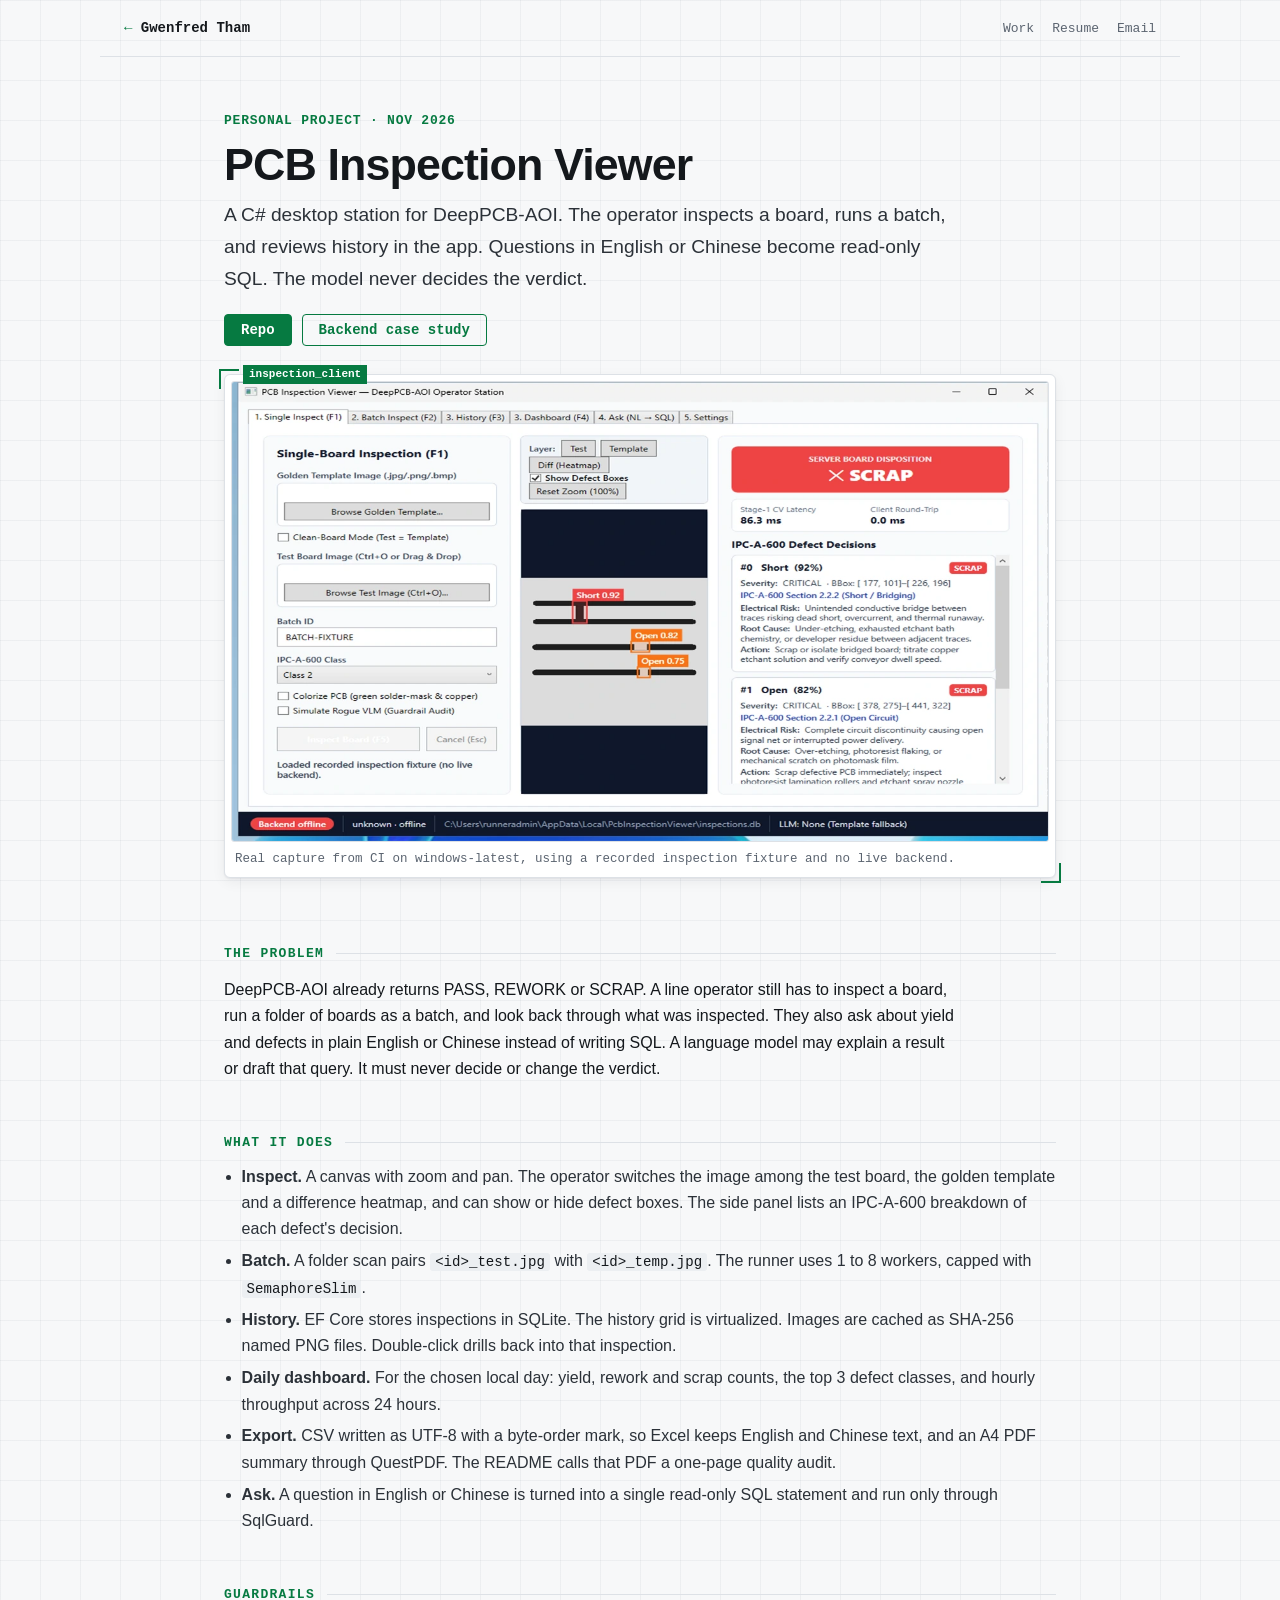
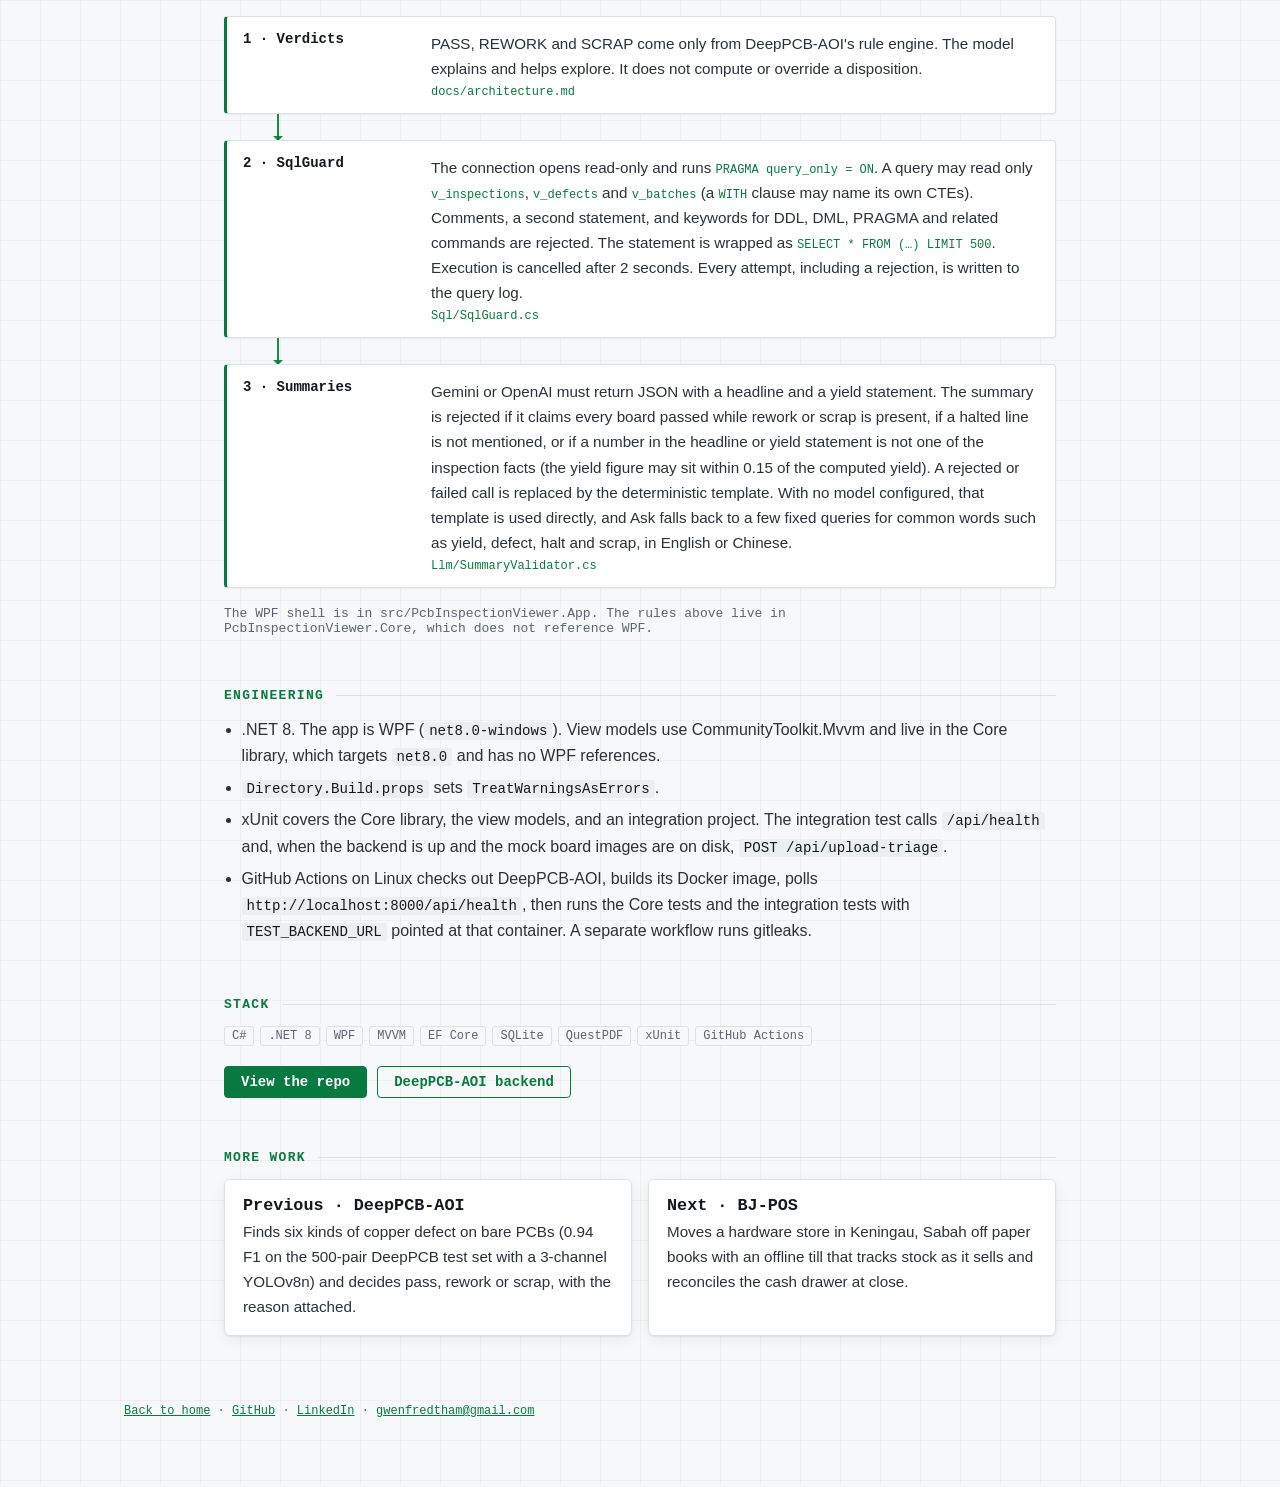
<file: projects/pcb-inspection-viewer.html>
<!doctype html>
<html lang="en">
<head>
<meta charset="utf-8">
<meta name="viewport" content="width=device-width, initial-scale=1">
<title>PCB Inspection Viewer · Gwenfred Tham</title>
<meta name="description" content="A .NET 8 desktop station for DeepPCB-AOI: inspect, batch, history and a daily yield dashboard, plus guarded English or Chinese questions turned into read-only SQL.">
<meta property="og:title" content="PCB Inspection Viewer · Gwenfred Tham">
<meta property="og:description" content="A .NET 8 desktop station for DeepPCB-AOI: inspect, batch, history and a daily yield dashboard, plus guarded English or Chinese questions turned into read-only SQL.">
<meta property="og:image" content="https://tofui03.github.io/assets/bjpos-till.webp">
<link rel="stylesheet" href="../site.css">
<link rel="stylesheet" href="../case.css">
</head>
<body class="case">
<header class="wrap topbar"><a href="../index.html" class="home-link">Gwenfred Tham</a><nav><a href="../index.html#work">Work</a><a href="../assets/Gwenfred_Tham_Resume.pdf">Resume</a><a href="mailto:gwenfredtham@gmail.com">Email</a></nav></header>
<main class="wrap">
  <section class="case-hero">
    <p class="eyebrow">Personal project · Nov 2026</p>
    <h1>PCB Inspection Viewer</h1>
    <p class="tagline">A C# desktop station for DeepPCB-AOI. The operator inspects a board, runs a batch, and reviews history in the app. Questions in English or Chinese become read-only SQL. The model never decides the verdict.</p>
    <p class="actions"><a class="btn" href="https://github.com/Tofui03/pcb-inspection-viewer">Repo</a><a class="btn" href="deeppcb-aoi.html">Backend case study</a></p>
    <figure class="hero-shot"><span class="det">inspection_client</span><img src="../assets/viewer-inspect.webp" width="1280" height="720" alt="PCB Inspection Viewer Inspect tab showing a SCRAP verdict with Short and Open defect boxes and IPC-A-600 decisions (recorded fixture)."><figcaption>Real capture from CI on windows-latest, using a recorded inspection fixture and no live backend.</figcaption></figure>
  </section>
  <section><h2>The problem</h2><p>DeepPCB-AOI already returns PASS, REWORK or SCRAP. A line operator still has to inspect a board, run a folder of boards as a batch, and look back through what was inspected. They also ask about yield and defects in plain English or Chinese instead of writing SQL. A language model may explain a result or draft that query. It must never decide or change the verdict.</p></section>
  <section><h2>What it does</h2><ul>
<li><b>Inspect.</b> A canvas with zoom and pan. The operator switches the image among the test board, the golden template and a difference heatmap, and can show or hide defect boxes. The side panel lists an IPC-A-600 breakdown of each defect's decision.</li>
<li><b>Batch.</b> A folder scan pairs <code>&lt;id&gt;_test.jpg</code> with <code>&lt;id&gt;_temp.jpg</code>. The runner uses 1 to 8 workers, capped with <code>SemaphoreSlim</code>.</li>
<li><b>History.</b> EF Core stores inspections in SQLite. The history grid is virtualized. Images are cached as SHA-256 named PNG files. Double-click drills back into that inspection.</li>
<li><b>Daily dashboard.</b> For the chosen local day: yield, rework and scrap counts, the top 3 defect classes, and hourly throughput across 24 hours.</li>
<li><b>Export.</b> CSV written as UTF-8 with a byte-order mark, so Excel keeps English and Chinese text, and an A4 PDF summary through QuestPDF. The README calls that PDF a one-page quality audit.</li>
<li><b>Ask.</b> A question in English or Chinese is turned into a single read-only SQL statement and run only through SqlGuard.</li>
</ul></section>
  <section><h2>Guardrails</h2><ol class="flow"><li><b>1 · Verdicts</b><span>PASS, REWORK and SCRAP come only from DeepPCB-AOI's rule engine. The model explains and helps explore. It does not compute or override a disposition.</span><code>docs/architecture.md</code></li><li><b>2 · SqlGuard</b><span>The connection opens read-only and runs <code>PRAGMA query_only = ON</code>. A query may read only <code>v_inspections</code>, <code>v_defects</code> and <code>v_batches</code> (a <code>WITH</code> clause may name its own CTEs). Comments, a second statement, and keywords for DDL, DML, PRAGMA and related commands are rejected. The statement is wrapped as <code>SELECT * FROM (…) LIMIT 500</code>. Execution is cancelled after 2 seconds. Every attempt, including a rejection, is written to the query log.</span><code>Sql/SqlGuard.cs</code></li><li><b>3 · Summaries</b><span>Gemini or OpenAI must return JSON with a headline and a yield statement. The summary is rejected if it claims every board passed while rework or scrap is present, if a halted line is not mentioned, or if a number in the headline or yield statement is not one of the inspection facts (the yield figure may sit within 0.15 of the computed yield). A rejected or failed call is replaced by the deterministic template. With no model configured, that template is used directly, and Ask falls back to a few fixed queries for common words such as yield, defect, halt and scrap, in English or Chinese.</span><code>Llm/SummaryValidator.cs</code></li></ol><p class="flow-note">The WPF shell is in src/PcbInspectionViewer.App. The rules above live in PcbInspectionViewer.Core, which does not reference WPF.</p></section>
  <section><h2>Engineering</h2><ul>
<li>.NET 8. The app is WPF (<code>net8.0-windows</code>). View models use CommunityToolkit.Mvvm and live in the Core library, which targets <code>net8.0</code> and has no WPF references.</li>
<li><code>Directory.Build.props</code> sets <code>TreatWarningsAsErrors</code>.</li>
<li>xUnit covers the Core library, the view models, and an integration project. The integration test calls <code>/api/health</code> and, when the backend is up and the mock board images are on disk, <code>POST /api/upload-triage</code>.</li>
<li>GitHub Actions on Linux checks out DeepPCB-AOI, builds its Docker image, polls <code>http://localhost:8000/api/health</code>, then runs the Core tests and the integration tests with <code>TEST_BACKEND_URL</code> pointed at that container. A separate workflow runs gitleaks.</li>
</ul></section>
  <section><h2>Stack</h2><ul class="tags"><li>C#</li><li>.NET 8</li><li>WPF</li><li>MVVM</li><li>EF Core</li><li>SQLite</li><li>QuestPDF</li><li>xUnit</li><li>GitHub Actions</li></ul>
    <p class="actions"><a class="btn" href="https://github.com/Tofui03/pcb-inspection-viewer">View the repo</a><a class="btn" href="deeppcb-aoi.html">DeepPCB-AOI backend</a></p></section>
  <section class="next"><h2>More work</h2><div class="next-grid"><a href="deeppcb-aoi.html"><span>Previous · DeepPCB-AOI</span>Finds six kinds of copper defect on bare PCBs (0.94 F1 on the 500-pair DeepPCB test set with a 3-channel YOLOv8n) and decides pass, rework or scrap, with the reason attached.</a><a href="bj-pos.html"><span>Next · BJ-POS</span>Moves a hardware store in Keningau, Sabah off paper books with an offline till that tracks stock as it sells and reconciles the cash drawer at close.</a></div></section>
</main>
<footer class="wrap foot"><p><a href="../index.html">Back to home</a> · <a href="https://github.com/Tofui03">GitHub</a> · <a href="https://www.linkedin.com/in/gwenfred-tham-262545183">LinkedIn</a> · <a href="mailto:gwenfredtham@gmail.com">gwenfredtham@gmail.com</a></p></footer>
</body>
</html>
</file>
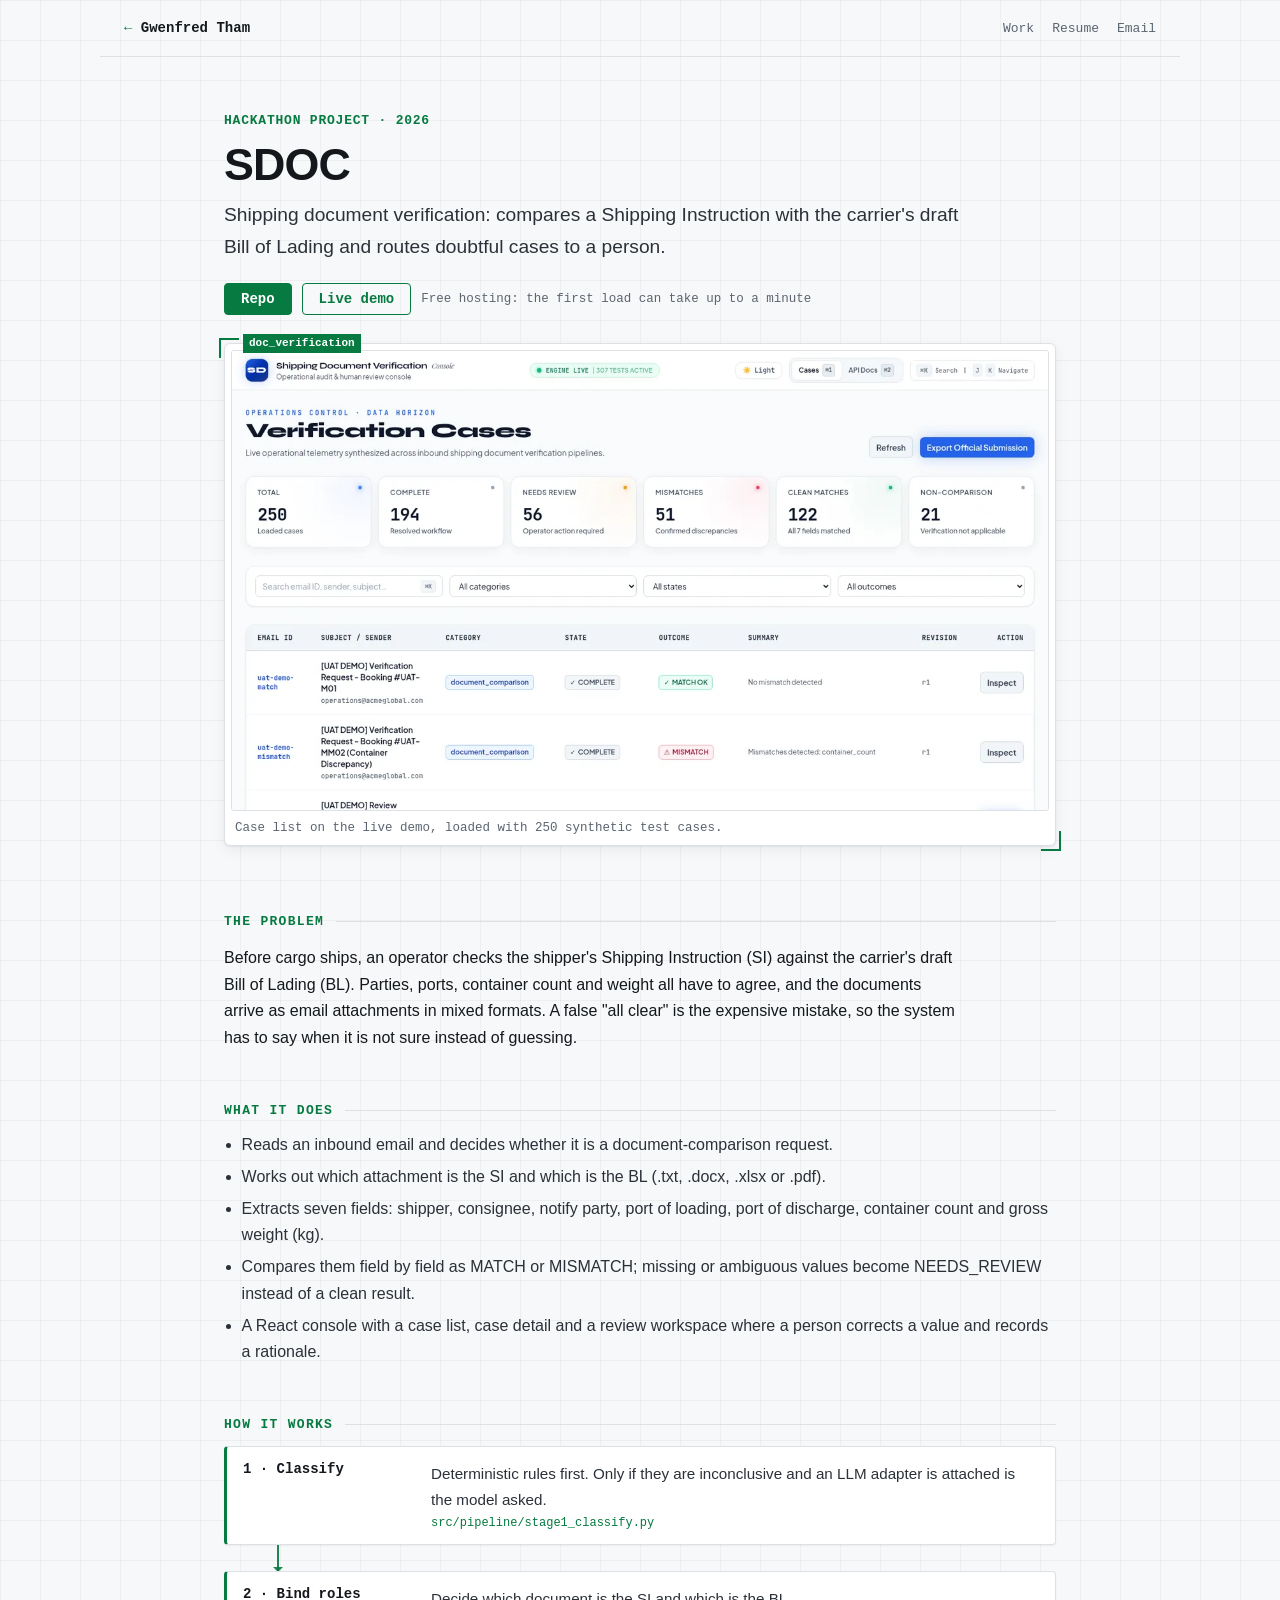
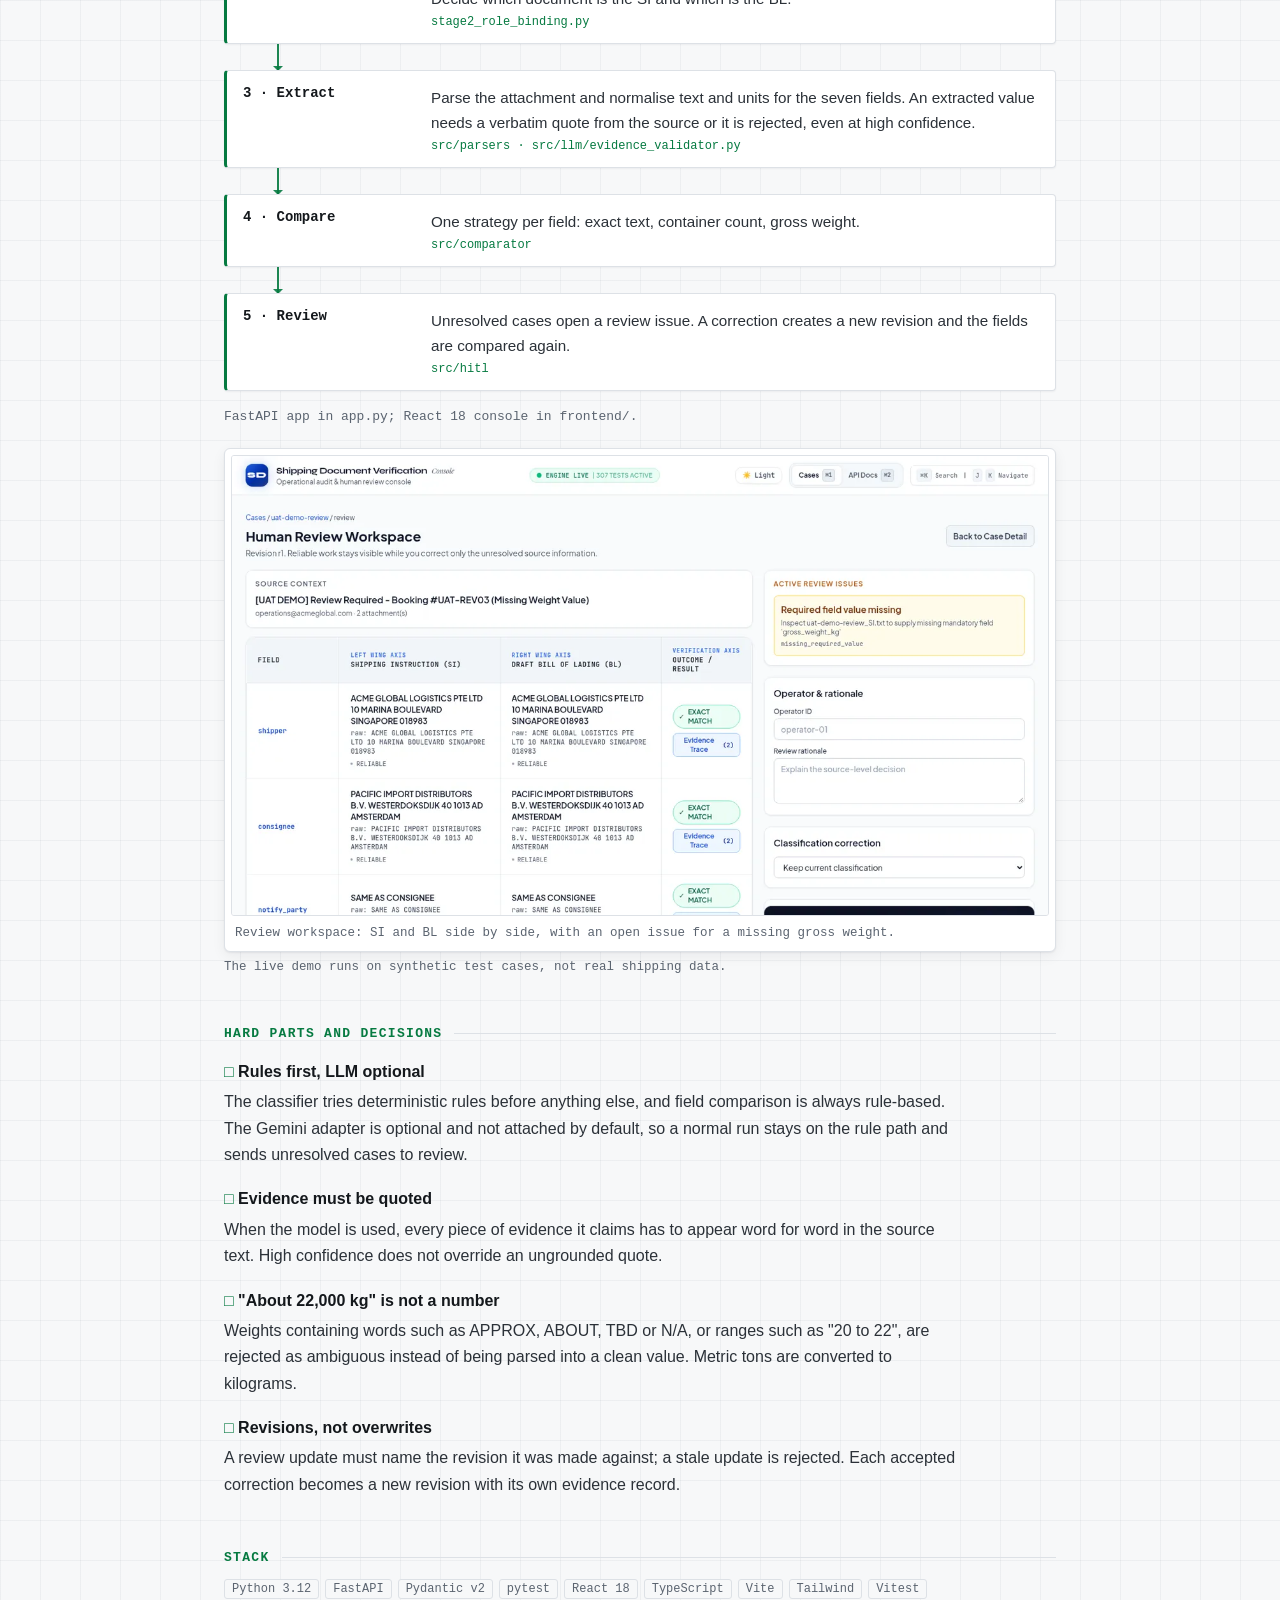
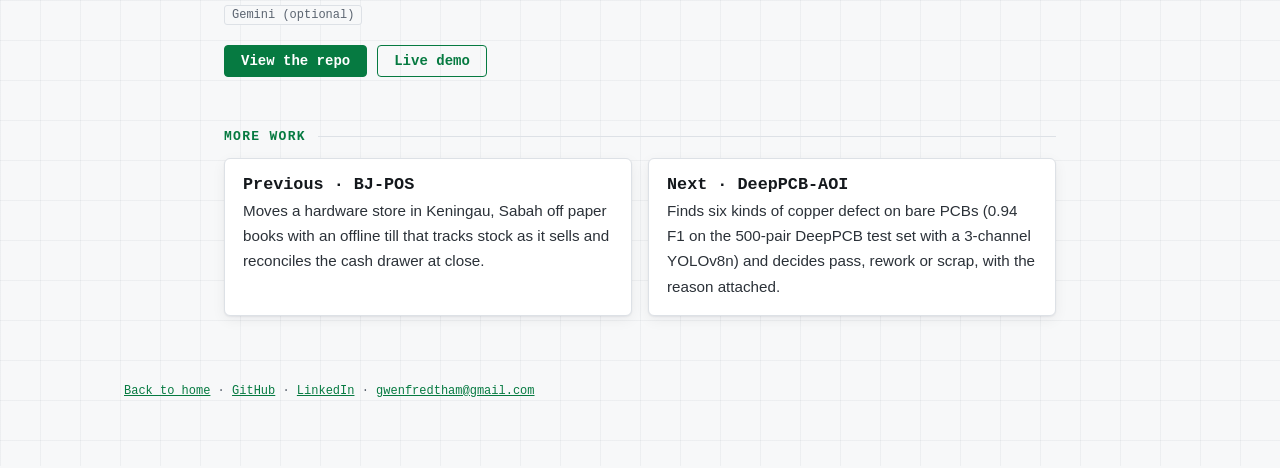
<file: projects/sdoc.html>
<!doctype html>
<html lang="en">
<head>
<meta charset="utf-8">
<meta name="viewport" content="width=device-width, initial-scale=1">
<title>SDOC · Gwenfred Tham</title>
<meta name="description" content="Shipping document verification: compares a Shipping Instruction with the carrier&#x27;s draft Bill of Lading and routes doubtful cases to a person.">
<meta property="og:title" content="SDOC · Gwenfred Tham">
<meta property="og:description" content="Shipping document verification: compares a Shipping Instruction with the carrier&#x27;s draft Bill of Lading and routes doubtful cases to a person.">
<meta property="og:image" content="https://tofui03.github.io/assets/bjpos-till.webp">
<link rel="stylesheet" href="../site.css">
<link rel="stylesheet" href="../case.css">
</head>
<body class="case">
<header class="wrap topbar"><a href="../index.html" class="home-link">Gwenfred Tham</a><nav><a href="../index.html#work">Work</a><a href="../assets/Gwenfred_Tham_Resume.pdf">Resume</a><a href="mailto:gwenfredtham@gmail.com">Email</a></nav></header>
<main class="wrap">
  <section class="case-hero">
    <p class="eyebrow">Hackathon project · 2026</p>
    <h1>SDOC</h1>
    <p class="tagline">Shipping document verification: compares a Shipping Instruction with the carrier's draft Bill of Lading and routes doubtful cases to a person.</p>
    <p class="actions"><a class="btn" href="https://github.com/Tofui03/sdoc-shipping-verification">Repo</a><a class="btn" href="https://hackaton-the-farmer-1.onrender.com/">Live demo</a><span class="note">Free hosting: the first load can take up to a minute</span></p>
    <figure class="hero-shot"><span class="det">doc_verification</span><img src="../assets/sdoc-console.webp" width="1280" height="720" alt="SDOC case list with totals for complete, needs-review, mismatch and clean-match cases."><figcaption>Case list on the live demo, loaded with 250 synthetic test cases.</figcaption></figure>
  </section>
  <section><h2>The problem</h2><p>Before cargo ships, an operator checks the shipper's Shipping Instruction (SI) against the carrier's draft Bill of Lading (BL). Parties, ports, container count and weight all have to agree, and the documents arrive as email attachments in mixed formats. A false "all clear" is the expensive mistake, so the system has to say when it is not sure instead of guessing.</p></section>
  <section><h2>What it does</h2><ul>
<li>Reads an inbound email and decides whether it is a document-comparison request.</li>
<li>Works out which attachment is the SI and which is the BL (.txt, .docx, .xlsx or .pdf).</li>
<li>Extracts seven fields: shipper, consignee, notify party, port of loading, port of discharge, container count and gross weight (kg).</li>
<li>Compares them field by field as MATCH or MISMATCH; missing or ambiguous values become NEEDS_REVIEW instead of a clean result.</li>
<li>A React console with a case list, case detail and a review workspace where a person corrects a value and records a rationale.</li>
</ul></section>
  <section><h2>How it works</h2><ol class="flow"><li><b>1 · Classify</b><span>Deterministic rules first. Only if they are inconclusive and an LLM adapter is attached is the model asked.</span><code>src/pipeline/stage1_classify.py</code></li><li><b>2 · Bind roles</b><span>Decide which document is the SI and which is the BL.</span><code>stage2_role_binding.py</code></li><li><b>3 · Extract</b><span>Parse the attachment and normalise text and units for the seven fields. An extracted value needs a verbatim quote from the source or it is rejected, even at high confidence.</span><code>src/parsers · src/llm/evidence_validator.py</code></li><li><b>4 · Compare</b><span>One strategy per field: exact text, container count, gross weight.</span><code>src/comparator</code></li><li><b>5 · Review</b><span>Unresolved cases open a review issue. A correction creates a new revision and the fields are compared again.</span><code>src/hitl</code></li></ol><p class="flow-note">FastAPI app in app.py; React 18 console in frontend/.</p><figure class="shot"><img src="../assets/sdoc-review.webp" width="1280" height="720" loading="lazy" alt="Human review workspace comparing SI and BL values per field, with an active issue for a missing gross weight."><figcaption>Review workspace: SI and BL side by side, with an open issue for a missing gross weight.</figcaption></figure><p class="note small">The live demo runs on synthetic test cases, not real shipping data.</p></section>
  <section><h2>Hard parts and decisions</h2><dl>
<dt>Rules first, LLM optional</dt><dd>The classifier tries deterministic rules before anything else, and field comparison is always rule-based. The Gemini adapter is optional and not attached by default, so a normal run stays on the rule path and sends unresolved cases to review.</dd>
<dt>Evidence must be quoted</dt><dd>When the model is used, every piece of evidence it claims has to appear word for word in the source text. High confidence does not override an ungrounded quote.</dd>
<dt>"About 22,000 kg" is not a number</dt><dd>Weights containing words such as APPROX, ABOUT, TBD or N/A, or ranges such as "20 to 22", are rejected as ambiguous instead of being parsed into a clean value. Metric tons are converted to kilograms.</dd>
<dt>Revisions, not overwrites</dt><dd>A review update must name the revision it was made against; a stale update is rejected. Each accepted correction becomes a new revision with its own evidence record.</dd>
</dl></section>
  <section><h2>Stack</h2><ul class="tags"><li>Python 3.12</li><li>FastAPI</li><li>Pydantic v2</li><li>pytest</li><li>React 18</li><li>TypeScript</li><li>Vite</li><li>Tailwind</li><li>Vitest</li><li>Gemini (optional)</li></ul>
    <p class="actions"><a class="btn" href="https://github.com/Tofui03/sdoc-shipping-verification">View the repo</a><a class="btn" href="https://hackaton-the-farmer-1.onrender.com/">Live demo</a></p></section>
  <section class="next"><h2>More work</h2><div class="next-grid"><a href="bj-pos.html"><span>Previous · BJ-POS</span>Moves a hardware store in Keningau, Sabah off paper books with an offline till that tracks stock as it sells and reconciles the cash drawer at close.</a><a href="deeppcb-aoi.html"><span>Next · DeepPCB-AOI</span>Finds six kinds of copper defect on bare PCBs (0.94 F1 on the 500-pair DeepPCB test set with a 3-channel YOLOv8n) and decides pass, rework or scrap, with the reason attached.</a></div></section>
</main>
<footer class="wrap foot"><p><a href="../index.html">Back to home</a> · <a href="https://github.com/Tofui03">GitHub</a> · <a href="https://www.linkedin.com/in/gwenfred-tham-262545183">LinkedIn</a> · <a href="mailto:gwenfredtham@gmail.com">gwenfredtham@gmail.com</a></p></footer>
</body>
</html>
</file>
<file: site.css>
/* Site theme: style B, light ("light technical"). Accent #067a41 = 5.4:1 on white, 5.1:1 on --bg (WCAG AA). */
:root{--bg:#f7f8f9;--panel:#ffffff;--ink:#14181c;--body:#2b3138;--muted:#5b6470;--line:#dde1e6;--accent:#067a41;--accent-soft:#e8f3ec;--on-accent:#ffffff;
 --shadow:0 1px 2px rgba(16,24,32,.06),0 4px 14px rgba(16,24,32,.06);
 --mono:ui-monospace,"SFMono-Regular","JetBrains Mono",Menlo,Consolas,monospace}
*{box-sizing:border-box}
body{margin:0;color:var(--ink);font:16px/1.65 -apple-system,BlinkMacSystemFont,"Segoe UI",Roboto,"Helvetica Neue",Arial,sans-serif;
 background-color:var(--bg);
 background-image:linear-gradient(rgba(20,40,60,.045) 1px,transparent 1px),linear-gradient(90deg,rgba(20,40,60,.045) 1px,transparent 1px);
 background-size:40px 40px}
a{color:var(--accent)}
a:focus-visible{outline:2px solid var(--accent);outline-offset:3px}
.wrap{max-width:1080px;margin:0 auto;padding:0 24px}
.hero{padding:80px 24px 40px}
.eyebrow{font:600 13px var(--mono);color:var(--accent);letter-spacing:.06em;text-transform:uppercase;margin:0 0 38px}
h1{font-size:3rem;line-height:1.1;margin:0 0 22px;letter-spacing:-.02em;font-weight:700}
.box{position:relative;display:inline-block;padding:6px 14px;border:1.5px dashed var(--accent)}
.box::before{content:"engineer 0.99";position:absolute;left:-1.5px;top:-22px;font:600 11px/1 var(--mono);background:var(--accent);color:var(--on-accent);padding:5px 6px;letter-spacing:.02em}
.lede{font-size:1.15rem;max-width:44rem;margin:0 0 .8rem;color:var(--ink)}
.lede2{color:var(--muted);max-width:44rem;margin:0 0 1.6rem}
.contact{display:flex;flex-wrap:wrap;gap:10px;align-items:center}
.contact a{font:14px var(--mono);color:var(--ink);text-decoration:none;border:1px solid var(--line);background:var(--panel);padding:6px 12px;border-radius:4px}
.contact a:hover{border-color:var(--accent);color:var(--accent)}
.contact a.resume{background:var(--accent);border-color:var(--accent);color:var(--on-accent);font-weight:600}
.contact a.resume:hover{background:#05663a;color:var(--on-accent)}
.sec{font:600 13px var(--mono);color:var(--muted);text-transform:uppercase;letter-spacing:.1em;margin:56px 0 18px;display:flex;align-items:center;gap:12px}
.sec::after{content:"";flex:1;height:1px;background:var(--line)}
.grid{display:grid;grid-template-columns:repeat(2,1fr);gap:22px}
.card{position:relative;background:var(--panel);border:1px solid var(--line);border-radius:6px;box-shadow:var(--shadow);transition:border-color .15s,box-shadow .15s}
.card::before,.card::after{content:"";position:absolute;width:14px;height:14px;border:2px solid var(--accent);pointer-events:none}
.card::before{top:-6px;left:-6px;border-right:0;border-bottom:0}
.card::after{bottom:-6px;right:-6px;border-left:0;border-top:0}
.card:hover{border-color:var(--accent);box-shadow:0 2px 4px rgba(16,24,32,.08),0 10px 24px rgba(16,24,32,.08)}
.card-link{display:flex;flex-direction:column;height:100%;color:inherit;text-decoration:none}
.thumb{position:relative;margin:0;border-bottom:1px solid var(--line);overflow:hidden;border-radius:6px 6px 0 0;background:#eef0f2}
.thumb img{display:block;width:100%;height:auto;aspect-ratio:16/10;object-fit:cover;object-position:top left}
.det{position:absolute;left:10px;bottom:10px;z-index:1;font:600 11px/1 var(--mono);background:var(--accent);color:var(--on-accent);padding:4px 6px}
.card-body{padding:16px 18px 18px;display:flex;flex-direction:column;flex:1}
.card h3{margin:0;font-size:1.25rem}
.kind{font:12px var(--mono);color:var(--accent);margin:2px 0 8px}
.what{margin:0 0 12px;color:var(--body);font-size:.97rem}
.tags{list-style:none;padding:0;margin:0 0 14px;display:flex;flex-wrap:wrap;gap:6px}
.tags li{font:12px var(--mono);color:var(--muted);background:var(--bg);border:1px solid var(--line);padding:2px 7px;border-radius:3px}
.more{margin-top:auto;font:600 13px var(--mono);color:var(--accent)}
.more::after{content:" \2192"}
.now-list{list-style:none;padding:0;margin:0;display:grid;grid-template-columns:repeat(2,1fr);gap:12px}
.now-list li{background:var(--panel);border:1px solid var(--line);border-left:3px solid var(--accent);padding:12px 16px;border-radius:4px;color:var(--body)}
.now-list .k{display:block;font:600 12px var(--mono);color:var(--accent);text-transform:uppercase;letter-spacing:.06em}
.updated{font:12px var(--mono);color:var(--muted);margin:10px 0 0}
.reach p{margin:0 0 14px}
.foot{padding:56px 24px;font:12px var(--mono);color:var(--muted)}
@media (max-width:900px){.grid{grid-template-columns:1fr 1fr}}
@media (max-width:620px){
 .hero{padding:52px 20px 24px}.wrap{padding-left:20px;padding-right:20px}
 h1{font-size:2.1rem}
 .grid,.now-list{grid-template-columns:1fr}
}
</file>
<file: case.css>
/* Case-study pages; loaded after site.css (light style B) */
.topbar{display:flex;justify-content:space-between;align-items:center;padding:20px 24px;border-bottom:1px solid var(--line)}
.topbar nav a:hover,.home-link:hover{color:var(--accent)}
.home-link{font:600 14px var(--mono);color:var(--ink);text-decoration:none}
.home-link::before{content:"\2190  ";color:var(--accent)}
.topbar nav{display:flex;gap:18px;font:13px var(--mono)}
.topbar nav a{color:var(--muted);text-decoration:none}
.topbar nav a:hover{color:var(--accent)}
.case main{max-width:880px}
.case-hero{padding:56px 0 8px}
.case h1{font-size:2.8rem;margin:0 0 10px}
.tagline{font-size:1.2rem;color:var(--body);max-width:44rem;margin:0 0 20px}
.actions{display:flex;flex-wrap:wrap;gap:10px;align-items:center;margin:0 0 28px}
.btn{font:600 14px var(--mono);text-decoration:none;color:var(--on-accent);background:var(--accent);border:1px solid var(--accent);padding:7px 16px;border-radius:4px}
.btn+.btn{background:transparent;color:var(--accent)}
.btn:hover{background:#05663a;border-color:#05663a}
.btn+.btn:hover{background:var(--accent-soft)}
.note{font:12.5px var(--mono);color:var(--muted)}
.note.small{margin:8px 0 0}
.hero-shot,.shot{position:relative;margin:0 0 8px;background:var(--panel);border:1px solid var(--line);border-radius:6px;padding:6px;box-shadow:var(--shadow)}
.hero-shot::before,.hero-shot::after{content:"";position:absolute;width:18px;height:18px;border:2px solid var(--accent)}
.hero-shot::before{top:-6px;left:-6px;border-right:0;border-bottom:0}
.hero-shot::after{bottom:-6px;right:-6px;border-left:0;border-top:0}
.hero-shot .det{left:18px;top:-10px;bottom:auto}
.hero-shot img,.shot img{display:block;width:100%;height:auto;border-radius:3px;border:1px solid var(--line)}
figcaption{font:12.5px/1.5 var(--mono);color:var(--muted);padding:8px 4px 2px}
.shot{margin-top:24px}
.case section{margin-top:52px}
.case section.case-hero{margin-top:0}
.case h2{font:600 13px var(--mono);color:var(--accent);text-transform:uppercase;letter-spacing:.1em;margin:0 0 14px;display:flex;gap:12px;align-items:center}
.case h2::after{content:"";flex:1;height:1px;background:var(--line)}
.case section p{max-width:46rem}
.case ul{padding-left:1.1rem;margin:0}
.case ul li{margin:.35rem 0;color:var(--body)}
.case ul.tags{padding:0;margin:0 0 20px}
.case ul.tags li{margin:0;color:var(--muted)}
.flow{list-style:none;padding:0;margin:0;display:grid;gap:0}
.flow li{position:relative;display:grid;grid-template-columns:170px 1fr;gap:4px 18px;background:var(--panel);border:1px solid var(--line);border-left:3px solid var(--accent);border-radius:4px;box-shadow:0 1px 2px rgba(16,24,32,.05);padding:14px 16px;margin-bottom:26px}
.flow li:not(:last-child)::after{content:"";position:absolute;left:50px;bottom:-27px;width:2px;height:26px;background:var(--accent);opacity:.9}
.flow li:not(:last-child)::before{content:"";position:absolute;left:46px;bottom:-28px;border:5px solid transparent;border-top-color:var(--accent);border-bottom:0;opacity:.9}
.flow b{font:600 14px var(--mono);color:var(--ink);grid-row:1/3}
.flow span{color:var(--body);font-size:.95rem}
.flow code{font:12px var(--mono);color:var(--accent)}
.flow-note{font:13px var(--mono);color:var(--muted);margin:-8px 0 0}
dl{margin:0}
dt{font-weight:700;margin-top:18px}
dt::before{content:"\25A1  ";color:var(--accent)}
dd{margin:4px 0 0;color:var(--body);max-width:46rem}
code{font:.88em var(--mono);color:var(--ink);background:#eceff2;padding:1px 5px;border-radius:3px}
.flow code{background:none;padding:0}
.next-grid{display:grid;grid-template-columns:1fr 1fr;gap:16px}
.next-grid a{display:block;background:var(--panel);border:1px solid var(--line);border-radius:6px;box-shadow:var(--shadow);padding:16px 18px;color:var(--body);text-decoration:none;font-size:.95rem}
.next-grid a span{display:block;font:600 1.05rem var(--mono);color:var(--ink);margin-bottom:4px}
.next-grid a:hover{border-color:var(--accent)}
.next-grid a:hover span{color:var(--accent)}
@media (max-width:620px){
 .topbar{padding:16px 20px}.topbar nav{gap:12px}
 .case h1{font-size:2.1rem}
 .flow li{grid-template-columns:1fr}
 .flow b{grid-row:auto}
 .next-grid{grid-template-columns:1fr}
}
.case .eyebrow{margin-bottom:12px}
.table-wrap{overflow-x:auto;margin:6px 0 18px;background:var(--panel);border:1px solid var(--line);border-radius:6px;box-shadow:var(--shadow)}
table.results{width:100%;border-collapse:collapse;font-size:.92rem}
.results th,.results td{padding:9px 12px;text-align:left;border-bottom:1px solid var(--line)}
.results th{font:600 12px var(--mono);color:var(--muted);text-transform:uppercase;letter-spacing:.06em;background:#f1f3f5}
.results td:nth-child(n+3),.results th:nth-child(n+3){text-align:right;font-family:var(--mono)}
.results tbody tr:last-child td{border-bottom:0}
.results tr.best td{background:var(--accent-soft);font-weight:600}
.results tr.best td:first-child{box-shadow:inset 3px 0 0 var(--accent)}
.shot-pair{display:grid;grid-template-columns:1fr 1fr;gap:16px}
@media (max-width:620px){.shot-pair{grid-template-columns:1fr}}
.shot img[src*="flowchart"]{max-width:560px;margin:0 auto;border:0}
</file>
